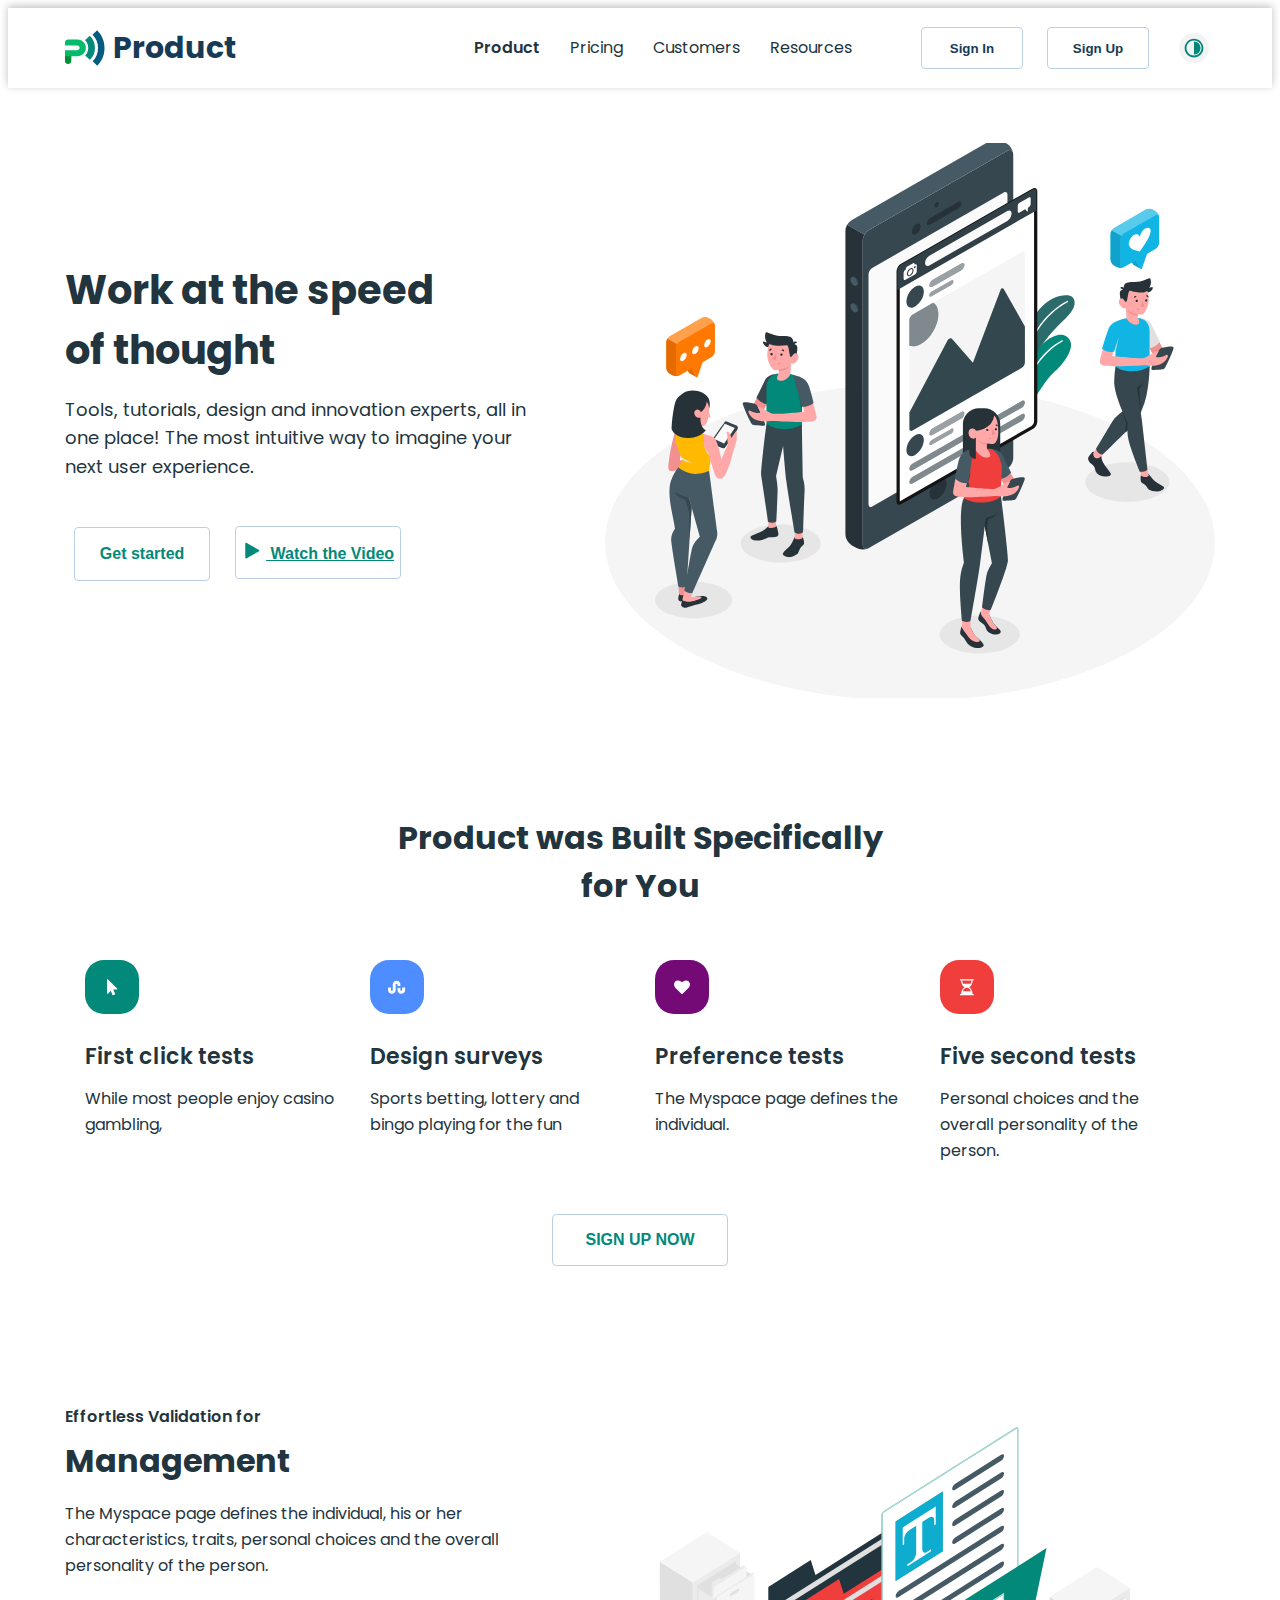
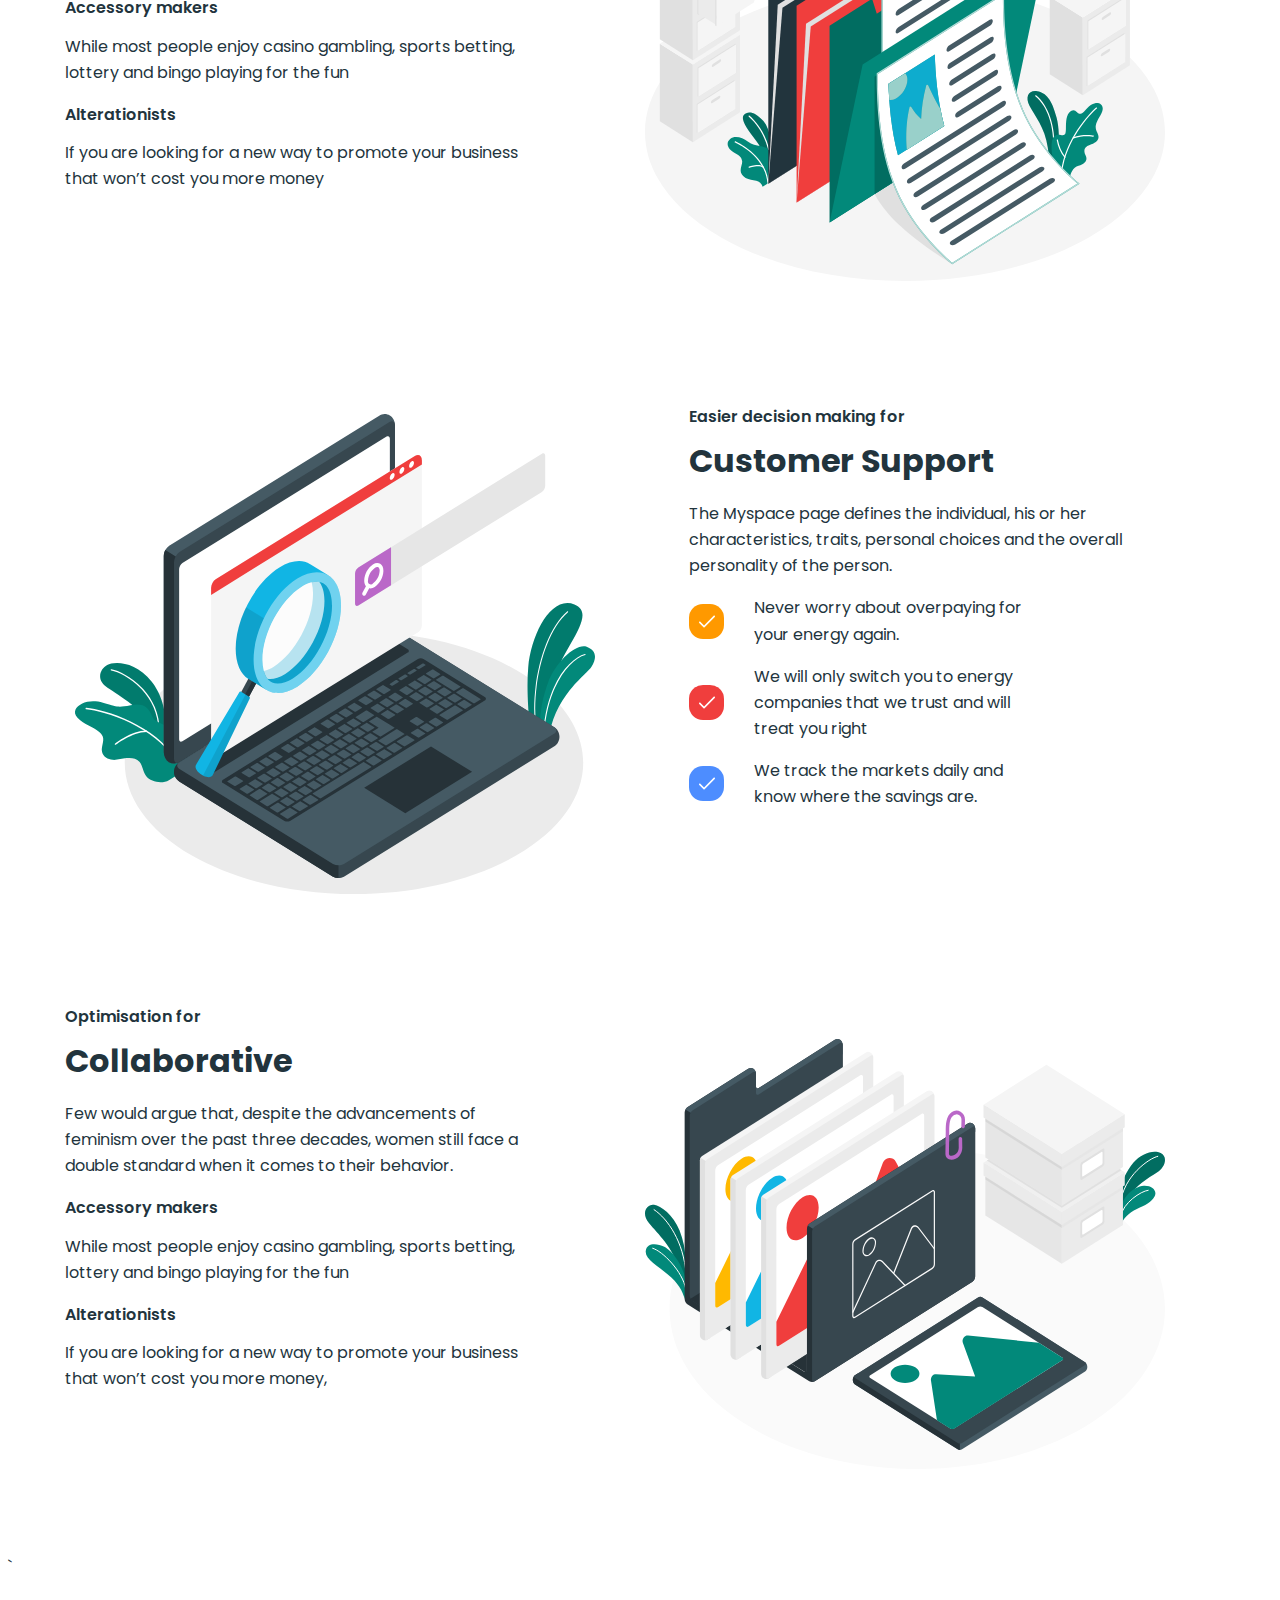
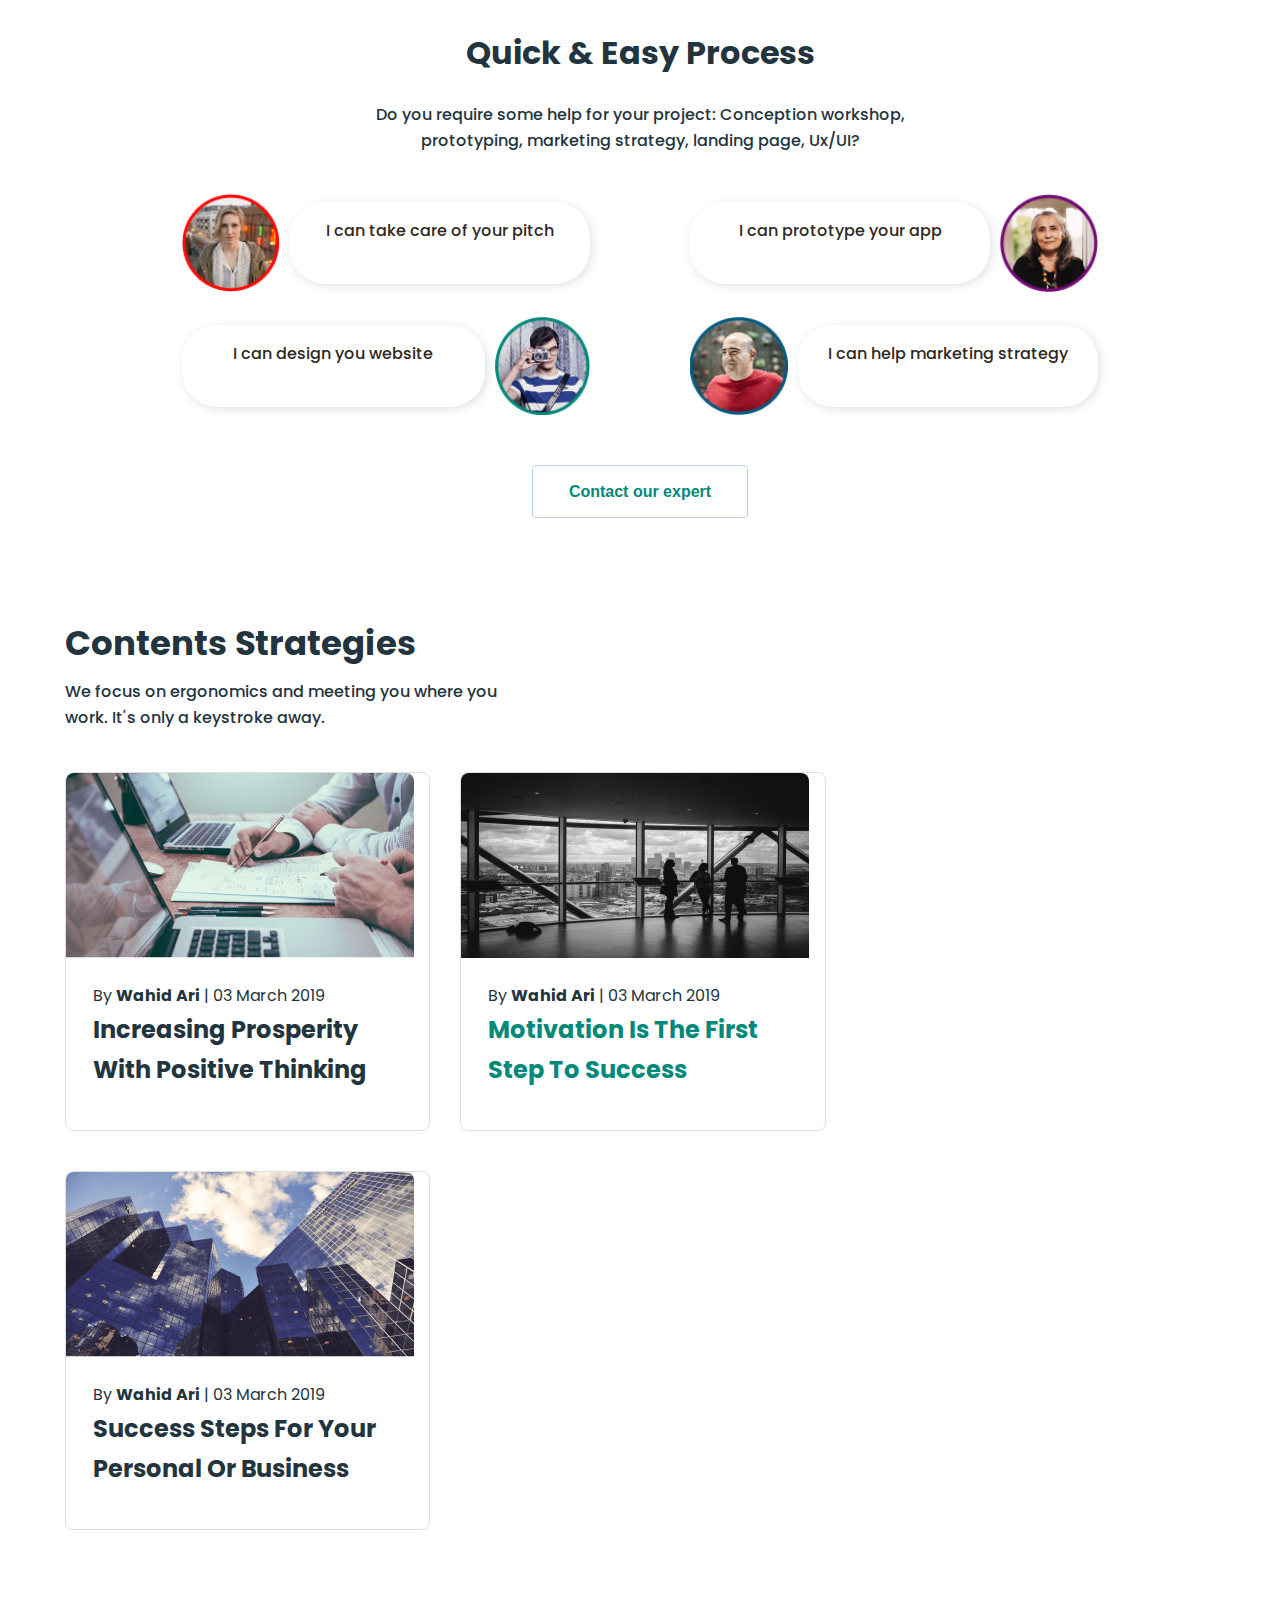
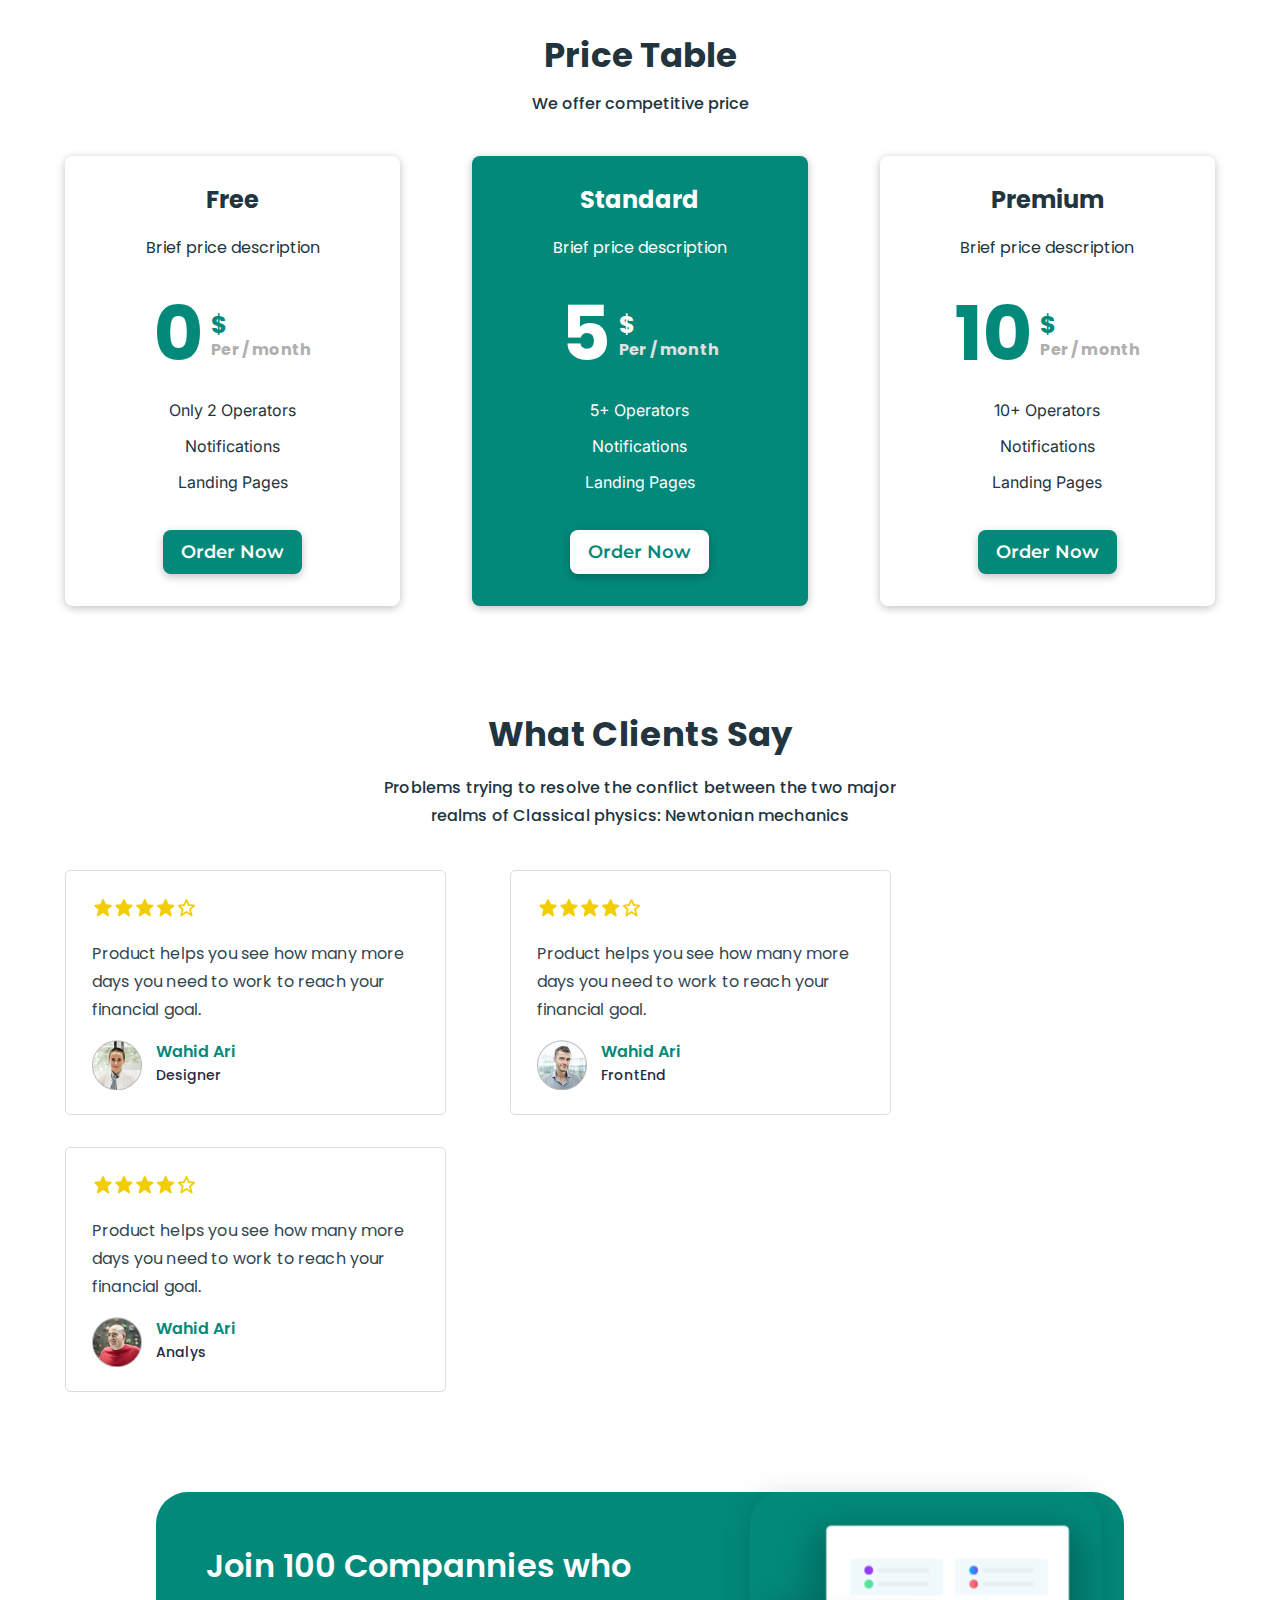
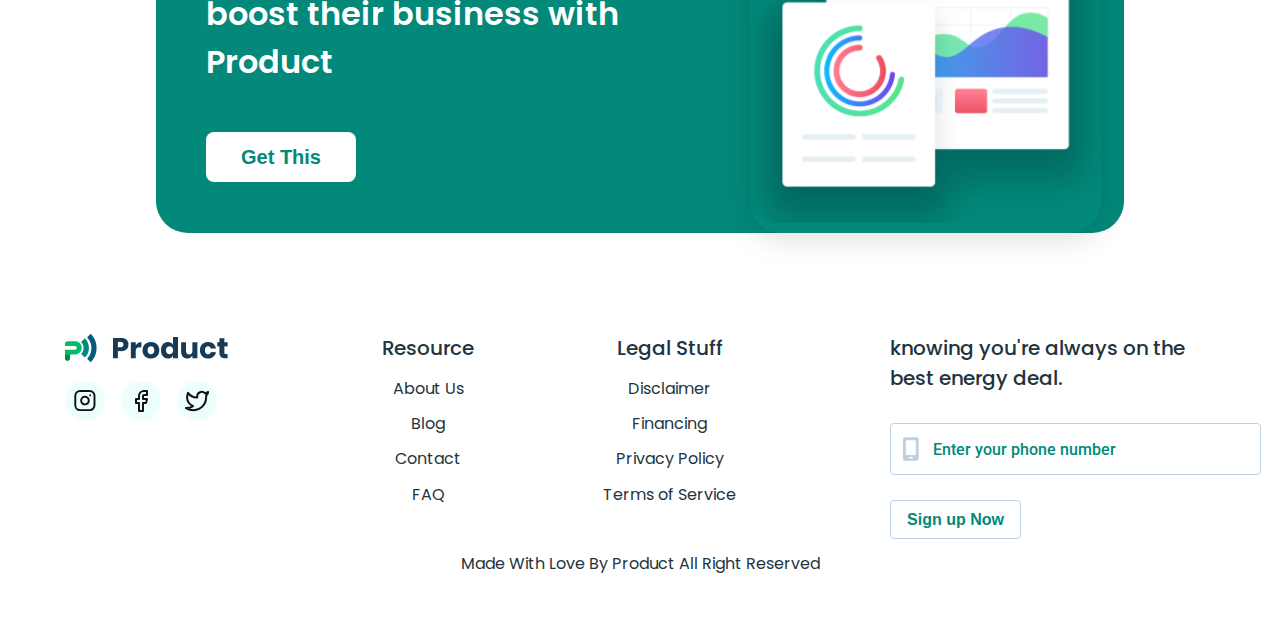
<file: index.html>
<!DOCTYPE html>
<html lang="en">
  <head>
    <meta charset="UTF-8" />
    <meta name="viewport" content="width=device-width, initial-scale=1.0" />
    <title>Business promotion</title>

    <link
      rel="icon"
      type="image/png"
      href="./images/favicon/favicon-48x48.png"
      sizes="48x48"
    />
    <link rel="icon" type="image/svg+xml" href="./images/favicon/favicon.svg" />
    <link rel="shortcut icon" href="./images/favicon/favicon.ico" />
    <link
      rel="apple-touch-icon"
      sizes="180x180"
      href="./images/favicon/apple-touch-icon.png"
    />
    <link rel="manifest" href="./images/favicon/site.webmanifest" />

    <link
      rel="stylesheet"
      href="https://cdnjs.cloudflare.com/ajax/libs/modern-normalize/3.0.1/modern-normalize.min.css"
      integrity="sha512-q6WgHqiHlKyOqslT/lgBgodhd03Wp4BEqKeW6nNtlOY4quzyG3VoQKFrieaCeSnuVseNKRGpGeDU3qPmabCANg=="
      crossorigin="anonymous"
      referrerpolicy="no-referrer"
    />

    <link rel="preconnect" href="https://fonts.googleapis.com" />
    <link rel="preconnect" href="https://fonts.gstatic.com" crossorigin />
    <link
      href="https://fonts.googleapis.com/css2?family=Asap+Condensed:wght@200;500&family=Inter:ital,opsz,wght@0,14..32,100..900;1,14..32,100..900&family=Montserrat:ital,wght@0,100..900;1,100..900&family=Poppins:wght@100;400;500;600;700;800&family=Roboto:wght@100;400;500;700;900&display=swap"
      rel="stylesheet"
    />

    <link rel="stylesheet" href="./css/index.css" />
  </head>

  <body>
    <!-- HEADER PAGE -->
    <header class="page-header">
      <div class="container header-container">
        <nav class="menu">
          <a href="./index.html" class="header-logo"
            ><svg width="40" height="36" class="header-logo-icon">
              <use href="./images/icons.svg#icon-logo"></use></svg
            >Product</a
          >
          <ul class="menu-list">
            <li class="menu-item">
              <a class="menu-link current" href="./index.html">Product</a>
            </li>
            <li class="menu-item">
              <a class="menu-link" href="./pages/prising.html">Pricing</a>
            </li>
            <li class="menu-item">
              <a class="menu-link" href="./pages/customers.html">Customers</a>
            </li>
            <li class="menu-item">
              <a class="menu-link" href="./pages/resources.html">Resources</a>
            </li>
          </ul>
        </nav>

        <ul class="header-login-btns">
          <li class="header-login-btns-item">
            <button class="sign-btn" type="button">Sign In</button>
          </li>
          <li class="header-login-btns-item">
            <button class="sign-btn" type="button">Sign Up</button>
          </li>
          <li class="header-login-btns-item">
            <button class="black-mode-btn" type="button">
              <svg width="32" height="32">
                <use href="./images/icons.svg#icon-drk-mode-btn"></use>
              </svg>
            </button>
          </li>
        </ul>

        <button class="mobile-menu-btn" type="button" data-menu-open>
          <svg class="mobile-menu-icon" width="28" height="31">
            <use href="./images/icons.svg#icon-menu"></use>
          </svg>
        </button>
      </div>
    </header>

    <main>
      <!-- HERO SECTION -->
      <section class="hero-section">
        <div class="container hero-wrap">
          <img
            class="hero-img"
            src="./images/hero-image.svg"
            alt="Workers in the office"
            width="338"
            height="310"
          />
          <div class="hero-descr">
            <h1 class="hero-title">Work at the speed of thought</h1>
            <p class="hero-text">
              Tools, tutorials, design and innovation experts, all in one place!
              The most intuitive way to imagine your next user experience.
            </p>
            <ul class="hero-btn-list">
              <li class="hero-btn-list-item">
                <button type="button" class="get-started-btn">
                  Get started
                </button>
              </li>
              <li class="hero-btn-list-item">
                <button type="button" class="watch-video-btn">
                  <svg width="20" height="17" class="watch-video-icon">
                    <use href="./images/icons.svg#icon-play"></use>
                  </svg>
                  Watch the Video
                </button>
              </li>
            </ul>
          </div>
        </div>
      </section>

      <!-- PRODUCT LIST SECTION -->
      <section class="section-paddings">
        <div class="container">
          <h2 class="section-title product-main-title">
            Product was Built Specifically for You
          </h2>
          <ul class="product-list">
            <li class="product-item">
              <h3 class="product-title">First click tests</h3>
              <p class="product-text">
                While most people enjoy casino gambling,
              </p>
            </li>
            <li class="product-item">
              <h3 class="product-title">Design surveys</h3>
              <p class="product-text">
                Sports betting, lottery and bingo playing for the fun
              </p>
            </li>
            <li class="product-item">
              <h3 class="product-title">Preference tests</h3>
              <p class="product-text">
                The Myspace page defines the individual.
              </p>
            </li>
            <li class="product-item">
              <h3 class="product-title">Five second tests</h3>
              <p class="product-text">
                Personal choices and the overall personality of the person.
              </p>
            </li>
          </ul>
          <button type="button" class="product-btn">SIGN UP NOW</button>
        </div>
      </section>

      <!-- BENEFITS SECTION -->
      <section class="section-paddings">
        <div class="container">
          <h2 class="visually-hidden">benefits</h2>
          <ul class="benefits-list">
            <li class="benefits-item">
              <img
                class="benefits-img"
                src="./images/management.svg"
                alt="Documents on the table"
                width="350"
                height="306"
              />
              <div class="benefits-item-wrap">
                <h3 class="benefits-title">
                  Effortless Validation for
                  <span class="benefits-big-title">Management</span>
                </h3>
                <p class="benefits-text">
                  The Myspace page defines the individual, his or her
                  characteristics, traits, personal choices and the overall
                  personality of the person.
                </p>
                <ul class="management-list">
                  <li class="management-item">
                    <h4 class="management-title">Accessory makers</h4>
                    <p class="management-text">
                      While most people enjoy casino gambling, sports betting,
                      lottery and bingo playing for the fun
                    </p>
                  </li>
                  <li class="management-item">
                    <h4 class="management-title">Alterationists</h4>
                    <p class="management-text">
                      If you are looking for a new way to promote your business
                      that won&#8217;t cost you more money
                    </p>
                  </li>
                </ul>
              </div>
            </li>
            <li class="benefits-item">
              <img
                class="benefits-img support-img"
                src="./images/support.svg"
                alt="Laptop image"
                width="350"
                height="306"
              />
              <div class="benefits-item-wrap support-wrap">
                <h3 class="benefits-title">
                  Easier decision making for
                  <span class="benefits-big-title">Customer Support</span>
                </h3>
                <p class="benefits-text">
                  The Myspace page defines the individual, his or her
                  characteristics, traits, personal choices and the overall
                  personality of the person.
                </p>
                <ul class="support-list">
                  <li class="support-item">
                    <p class="support-text">
                      Never worry about overpaying for your energy again.
                    </p>
                  </li>
                  <li class="support-item">
                    <p class="support-text">
                      We will only switch you to energy companies that we trust
                      and will treat you right
                    </p>
                  </li>
                  <li class="support-item">
                    <p class="support-text">
                      We track the markets daily and know where the savings are.
                    </p>
                  </li>
                </ul>
              </div>
            </li>
            <li class="benefits-item">
              <img
                class="benefits-img"
                src="./images/collaboration.svg"
                alt="Card list"
                width="350"
                height="306"
              />
              <div class="benefits-item-wrap">
                <h3 class="benefits-title">
                  Optimisation for
                  <span class="benefits-big-title">Collaborative</span>
                </h3>
                <p class="benefits-text">
                  Few would argue that, despite the advancements of feminism
                  over the past three decades, women still face a double
                  standard when it comes to their behavior.
                </p>
                <ul class="management-list">
                  <li class="management-item">
                    <h4 class="management-title">Accessory makers</h4>
                    <p class="management-text">
                      While most people enjoy casino gambling, sports betting,
                      lottery and bingo playing for the fun
                    </p>
                  </li>
                  <li class="management-item">
                    <h4 class="management-title">Alterationists</h4>
                    <p class="management-text">
                      If you are looking for a new way to promote your business
                      that won&#8217;t cost you more money,
                    </p>
                  </li>
                </ul>
              </div>
            </li>
          </ul>
        </div>
      </section>

      <!-- PROCESS SECTION -->`
      <section class="section-paddings">
        <div class="container">
          <h2 class="section-title process-main-title">Quick & Easy Process</h2>
          <p class="process-main-text">
            Do you require some help for your project: Conception workshop,
            prototyping, marketing strategy, landing page, Ux/UI?
          </p>
          <ul class="process-list">
            <li class="process-item">
              <img
                class="process-img"
                src="./images/process/Avator1.png"
                alt="Avatar 1"
                width="90"
                height="90"
              />
              <p class="process-text">I can take care of your pitch</p>
            </li>
            <li class="process-item">
              <p class="process-text">I can design you website</p>
              <img
                src="./images/process/Avator2.png"
                alt="Avatar 2"
                class="process-img"
                width="90"
                height="90"
              />
            </li>
            <li class="process-item">
              <img
                src="./images/process/Avator3.png"
                alt="Avatar 3"
                class="process-img"
                width="90"
                height="90"
              />
              <p class="process-text">I can help marketing strategy</p>
            </li>
            <li class="process-item">
              <p class="process-text">I can prototype your app</p>
              <img
                src="./images/process/Avator4.png"
                alt="Avatar 4"
                class="process-img"
                width="90"
                height="90"
              />
            </li>
          </ul>
          <button type="button" class="process-btn">Contact our expert</button>
        </div>
      </section>

      <!-- STRATEGIES SECTION -->
      <section class="section-paddings">
        <div class="container">
          <h2 class="section-title strategies-main-title">
            Contents Strategies
          </h2>
          <p class="strategies-main-text">
            We focus on ergonomics and meeting you where you work. It's only a
            keystroke away.
          </p>
          <ul class="strategies-list">
            <li class="strategies-item">
              <img
                src="./images/strategies/strategies1.png"
                alt="People at laptops"
                width="348"
                height="185"
                class="strategies-img"
              />
              <div class="strategies-item-wrap">
                <p class="img-caption">
                  By <span class="img-caption-bold">Wahid Ari</span> | 03 March
                  2019
                </p>
                <h3 class="strategies-title">
                  Increasing Prosperity With Positive Thinking
                </h3>
              </div>
            </li>
            <li class="strategies-item">
              <img
                src="./images/strategies/strategies2.png"
                alt="Big office"
                width="348"
                height="185"
                class="strategies-img"
              />
              <div class="strategies-item-wrap">
                <p class="img-caption">
                  By <span class="img-caption-bold">Wahid Ari</span> | 03 March
                  2019
                </p>
                <h3 class="strategies-title green-title">
                  Motivation Is The First Step To Success
                </h3>
              </div>
            </li>
            <li class="strategies-item">
              <img
                src="./images/strategies/strategies3.png"
                alt="Buldings"
                width="348"
                height="185"
                class="strategies-img"
              />
              <div class="strategies-item-wrap">
                <p class="img-caption">
                  By <span class="img-caption-bold">Wahid Ari</span> | 03 March
                  2019
                </p>
                <h3 class="strategies-title">
                  Success Steps For Your Personal Or Business
                </h3>
              </div>
            </li>
          </ul>
        </div>
      </section>

      <!-- PRICE SECTION -->
      <section class="section-paddings">
        <div class="container">
          <h2 class="section-title price-main-title">Price Table</h2>
          <p class="price-main-text">We offer competitive price</p>
          <ul class="price-list">
            <li class="price-item">
              <h3 class="price-list-type-title">Free</h3>
              <p class="price-list-type-text">Brief price description</p>
              <h4 class="price-list-price-title">
                <span class="price-color number-size">0</span>
                <span class="price-type"
                  ><span class="price-color price-currency">$</span>
                  <span>Per / month</span></span
                >
              </h4>
              <ul class="price-sub-list">
                <li class="price-sub-item">Only 2 Operators</li>
                <li class="price-sub-item">Notifications</li>
                <li class="price-sub-item">Landing Pages</li>
              </ul>
              <button class="price-btn" type="button">Order Now</button>
            </li>
            <li class="price-item">
              <h3 class="price-list-type-title">Standard</h3>
              <p class="price-list-type-text">Brief price description</p>
              <h4 class="price-list-price-title">
                <span class="price-color number-size">5</span>
                <span class="price-type"
                  ><span class="price-color price-currency">$</span>
                  <span>Per / month</span></span
                >
              </h4>
              <ul class="price-sub-list">
                <li class="price-sub-item">5+ Operators</li>
                <li class="price-sub-item">Notifications</li>
                <li class="price-sub-item">Landing Pages</li>
              </ul>
              <button class="price-btn" type="button">Order Now</button>
            </li>
            <li class="price-item">
              <h3 class="price-list-type-title">Premium</h3>
              <p class="price-list-type-text">Brief price description</p>
              <h4 class="price-list-price-title">
                <span class="price-color number-size">10</span>
                <span class="price-type"
                  ><span class="price-color price-currency">$</span>
                  <span>Per / month</span></span
                >
              </h4>
              <ul class="price-sub-list">
                <li class="price-sub-item">10+ Operators</li>
                <li class="price-sub-item">Notifications</li>
                <li class="price-sub-item">Landing Pages</li>
              </ul>
              <button class="price-btn" type="button">Order Now</button>
            </li>
          </ul>
        </div>
      </section>

      <!-- REVIEW SECTION -->
      <section class="section-paddings">
        <div class="container">
          <h2 class="section-title review-title">What Clients Say</h2>
          <p class="review-text">
            Problems trying to resolve the conflict between the two major realms
            of Classical physics: Newtonian mechanics
          </p>
          <ul class="review-list">
            <li class="review-item">
              <svg class="review-icon" width="106" height="18">
                <use href="./images/icons.svg#icon-review-stars"></use>
              </svg>
              <p class="review-list-text">
                Product helps you see how many more days you need to work to
                reach your financial goal.
              </p>
              <div class="review-name-container">
                <img
                  src="./images/review/designer.png"
                  alt=""
                  width="50"
                  height="50"
                  class="review-img"
                />
                <div>
                  <h3 class="review-name-title">Wahid Ari</h3>
                  <p class="review-name-text">Designer</p>
                </div>
              </div>
            </li>
            <li class="review-item">
              <svg class="review-icon" width="106" height="18">
                <use href="./images/icons.svg#icon-review-stars"></use>
              </svg>
              <p class="review-list-text">
                Product helps you see how many more days you need to work to
                reach your financial goal.
              </p>
              <div class="review-name-container">
                <img
                  src="./images/review/frontend.png"
                  alt=""
                  width="50"
                  height="50"
                  class="review-img"
                />
                <div>
                  <h3 class="review-name-title">Wahid Ari</h3>
                  <p class="review-name-text">FrontEnd</p>
                </div>
              </div>
            </li>
            <li class="review-item">
              <svg class="review-icon" width="106" height="18">
                <use href="./images/icons.svg#icon-review-stars"></use>
              </svg>
              <p class="review-list-text">
                Product helps you see how many more days you need to work to
                reach your financial goal.
              </p>
              <div class="review-name-container">
                <img
                  src="./images/review/analys.png"
                  alt=""
                  width="50"
                  height="50"
                  class="review-img"
                />
                <div>
                  <h3 class="review-name-title">Wahid Ari</h3>
                  <p class="review-name-text">Analys</p>
                </div>
              </div>
            </li>
          </ul>
        </div>
      </section>

      <!-- JOIN SECTION -->
      <section class="section-paddings">
        <div class="container join-container">
          <div class="join-title-wrap">
            <h2 class="section-title join-title">
              Join 100 Compannies who boost their business with Product
            </h2>
            <button class="join-btn" type="button">Get This</button>
          </div>
          <img
            class="join-img"
            src="./images/join.svg"
            alt="Screen app"
            width="351"
            height="331"
          />
        </div>
      </section>
    </main>

    <!-- FOOTER PAGE -->
    <footer class="section-paddings">
      <div class="container">
        <div class="footer-container">
          <div class="footer-logo-wrap">
            <a href="./index.html" class="footer-logo"
              ><svg width="32" height="30" class="footer-logo-icon">
                <use href="./images/icons.svg#icon-logo"></use>
              </svg>
              <img srcset="./images/footer-logo.png" width="115" height="22" />
            </a>
            <ul class="footer-sm-list">
              <li>
                <a
                  class="footer-sm-link"
                  href="https://www.instagram.com/"
                  target="_blank"
                >
                  <svg class="footer-sm-icons" width="24" height="24">
                    <use href="./images/icons.svg#icon-instagram"></use>
                  </svg>
                </a>
              </li>
              <li>
                <a
                  class="footer-sm-link"
                  href="https://www.facebook.com/"
                  target="_blank"
                >
                  <svg class="footer-sm-icons" width="24" height="24">
                    <use href="./images/icons.svg#icon-facebook"></use>
                  </svg>
                </a>
              </li>
              <li>
                <a class="footer-sm-link" href="https://x.com/" target="_blank">
                  <svg class="footer-sm-icons" width="24" height="24">
                    <use href="./images/icons.svg#icon-twitter"></use>
                  </svg>
                </a>
              </li>
            </ul>
          </div>
          <ul class="footer-menu-list">
            <li>
              <h2 class="footer-menu-title">Resource</h2>
              <ul>
                <li><a class="footer-menu-link" href="">About Us</a></li>
                <li><a class="footer-menu-link" href="">Blog</a></li>
                <li><a class="footer-menu-link" href="">Contact</a></li>
                <li><a class="footer-menu-link" href="">FAQ</a></li>
              </ul>
            </li>
            <li>
              <h2 class="footer-menu-title">Legal Stuff</h2>
              <ul>
                <li><a class="footer-menu-link" href="">Disclaimer</a></li>
                <li><a class="footer-menu-link" href="">Financing</a></li>
                <li><a class="footer-menu-link" href="">Privacy Policy</a></li>
                <li>
                  <a class="footer-menu-link" href="">Terms of Service</a>
                </li>
              </ul>
            </li>
          </ul>
          <form class="footer-form" name="footer-form">
            <label for="phone" class="footer-label"
              >knowing you're always on the best energy deal.
            </label>
            <div class="pnone-input-wrap">
              <input
                class="footer-input"
                type="tel"
                id="phone"
                required
                placeholder="Enter your phone number"
                name="user-phone"
              />
              <svg class="phone-input-icon" width="18" height="28">
                <use href="./images/icons.svg#icon-mobile-screen"></use>
              </svg>
            </div>
            <button class="footer-submit-btn" type="submit">Sign up Now</button>
          </form>
        </div>
        <p class="footer-text">Made With Love By Product All Right Reserved</p>
      </div>
    </footer>

    <!-- PHONE MENU -->
    <div class="menu-backdrop" data-menu>
      <div class="mobile-menu">
        <button class="mobile-close-btn" type="button" data-menu-close>
          <svg class="mobile-close-icon" width="40" height="40">
            <use href="./images/icons.svg#icon-x"></use>
          </svg>
        </button>
        <ul class="mobile-nav-list">
          <li class="mobile-nav-item">
            <a class="mobile-nav-link current" href="./index.html">Product</a>
          </li>
          <li class="mobile-nav-item">
            <a class="mobile-nav-link" href="./pages/prising.html">Pricing</a>
          </li>
          <li class="mobile-nav-item">
            <a class="mobile-nav-link" href="./pages/customers.html"
              >Customers</a
            >
          </li>
          <li class="mobile-nav-item">
            <a class="mobile-nav-link" href="./pages/resources.html"
              >Resources</a
            >
          </li>
        </ul>
        <ul class="mobile-sm-list">
          <li class="mobile-sm-item">
            <a
              class="mobile-sm-link"
              href="https://www.instagram.com/"
              target="_blank"
            >
              <svg class="mobile-sm-icons" width="40" height="40">
                <use href="./images/icons.svg#icon-instagram"></use>
              </svg>
            </a>
          </li>
          <li class="mobile-sm-item">
            <a
              class="mobile-sm-link"
              href="https://www.facebook.com/"
              target="_blank"
            >
              <svg class="mobile-sm-icons" width="40" height="40">
                <use href="./images/icons.svg#icon-facebook"></use>
              </svg>
            </a>
          </li>
          <li class="mobile-sm-item">
            <a class="mobile-sm-link" href="https://x.com/" target="_blank">
              <svg class="mobile-sm-icons" width="40" height="40">
                <use href="./images/icons.svg#icon-twitter"></use>
              </svg>
            </a>
          </li>
        </ul>
      </div>
    </div>

    <!-- MENU SCRIPT -->
    <script src="./js/menu.js" type="module"></script>
  </body>
</html>
</file>
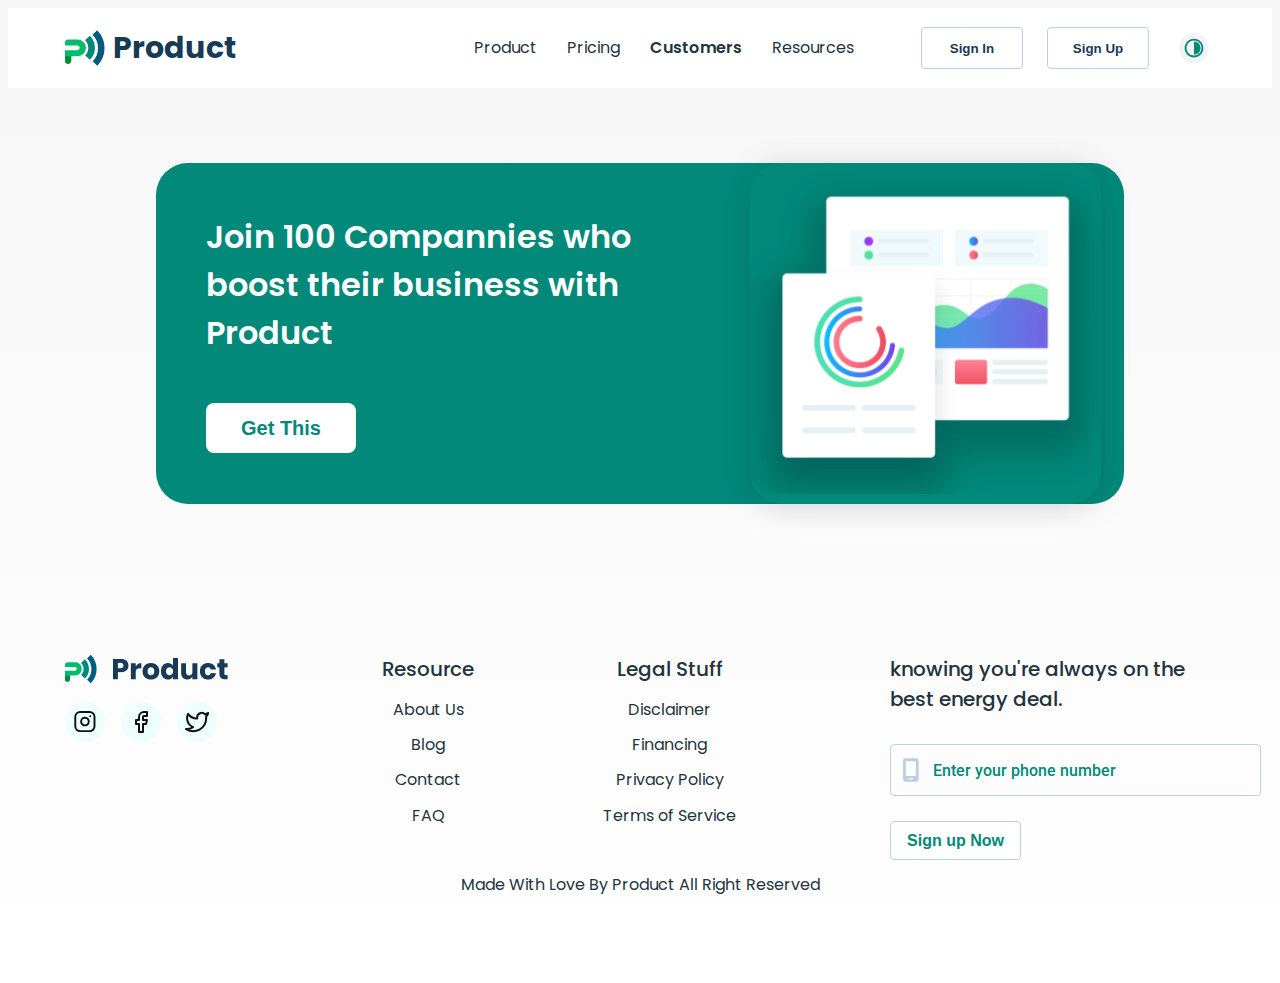
<file: pages/customers.html>
<!DOCTYPE html>
<html lang="en">
  <head>
    <meta charset="UTF-8" />
    <meta name="viewport" content="width=device-width, initial-scale=1.0" />
    <title>Business promotion</title>

    <link
      rel="icon"
      type="image/png"
      href="../images/favicon/favicon-48x48.png"
      sizes="48x48"
    />
    <link
      rel="icon"
      type="image/svg+xml"
      href="../images/favicon/favicon.svg"
    />
    <link rel="shortcut icon" href="../images/favicon/favicon.ico" />
    <link
      rel="apple-touch-icon"
      sizes="180x180"
      href="../images/favicon/apple-touch-icon.png"
    />
    <link rel="manifest" href="../images/favicon/site.webmanifest" />

    <link
      rel="stylesheet"
      href="https://cdnjs.cloudflare.com/ajax/libs/modern-normalize/3.0.1/modern-normalize.min.css"
      integrity="sha512-q6WgHqiHlKyOqslT/lgBgodhd03Wp4BEqKeW6nNtlOY4quzyG3VoQKFrieaCeSnuVseNKRGpGeDU3qPmabCANg=="
      crossorigin="anonymous"
      referrerpolicy="no-referrer"
    />

    <link rel="preconnect" href="https://fonts.googleapis.com" />
    <link rel="preconnect" href="https://fonts.gstatic.com" crossorigin />
    <link
      href="https://fonts.googleapis.com/css2?family=Asap+Condensed:wght@200;500&family=Inter:ital,opsz,wght@0,14..32,100..900;1,14..32,100..900&family=Montserrat:ital,wght@0,100..900;1,100..900&family=Poppins:wght@100;400;500;600;700;800&family=Roboto:wght@100;400;500;700;900&display=swap"
      rel="stylesheet"
    />

    <link rel="stylesheet" href="../css/customers.css" />
  </head>

  <body>
    <!-- HEADER PAGE -->
    <header class="page-header">
      <div class="container header-container">
        <nav class="menu">
          <a href="../index.html" class="header-logo"
            ><svg width="40" height="36" class="header-logo-icon">
              <use href="../images/icons.svg#icon-logo"></use>
            </svg>
            Product
          </a>
          <ul class="menu-list">
            <li class="menu-item">
              <a class="menu-link" href="../index.html">Product</a>
            </li>
            <li class="menu-item">
              <a class="menu-link" href="./prising.html">Pricing</a>
            </li>
            <li class="menu-item">
              <a class="menu-link current" href="./customers.html">Customers</a>
            </li>
            <li class="menu-item">
              <a class="menu-link" href="./resources.html">Resources</a>
            </li>
          </ul>
        </nav>

        <ul class="header-login-btns">
          <li class="header-login-btns-item">
            <button class="sign-btn" type="button">Sign In</button>
          </li>
          <li class="header-login-btns-item">
            <button class="sign-btn" type="button">Sign Up</button>
          </li>
          <li class="header-login-btns-item">
            <button class="black-mode-btn" type="button">
              <svg width="32" height="32">
                <use href="../images/icons.svg#icon-drk-mode-btn"></use>
              </svg>
            </button>
          </li>
        </ul>

        <button class="mobile-menu-btn" type="button" data-menu-open>
          <svg class="mobile-menu-icon" width="28" height="31">
            <use href="../images/icons.svg#icon-menu"></use>
          </svg>
        </button>
      </div>
    </header>

    <main>
      <!-- JOIN SECTION -->
      <section class="section-paddings">
        <div class="container join-container">
          <div class="join-title-wrap">
            <h2 class="section-title join-title">
              Join 100 Compannies who boost their business with Product
            </h2>
            <button class="join-btn" type="button">Get This</button>
          </div>
          <img
            class="join-img"
            src="../images/join.svg"
            alt="Screen app"
            width="351"
            height="331"
          />
        </div>
      </section>
    </main>

    <!-- FOOTER PAGE -->
    <footer class="section-paddings">
      <div class="container">
        <div class="footer-container">
          <div class="footer-logo-wrap">
            <a href="../index.html" class="footer-logo"
              ><svg width="32" height="30" class="footer-logo-icon">
                <use href="../images/icons.svg#icon-logo"></use>
              </svg>
              <img srcset="../images/footer-logo.png" width="115" height="22" />
            </a>
            <ul class="footer-sm-list">
              <li>
                <a
                  class="footer-sm-link"
                  href="https://www.instagram.com/"
                  target="_blank"
                >
                  <svg class="footer-sm-icons" width="24" height="24">
                    <use href="../images/icons.svg#icon-instagram"></use>
                  </svg>
                </a>
              </li>
              <li>
                <a
                  class="footer-sm-link"
                  href="https://www.facebook.com/"
                  target="_blank"
                >
                  <svg class="footer-sm-icons" width="24" height="24">
                    <use href="../images/icons.svg#icon-facebook"></use>
                  </svg>
                </a>
              </li>
              <li>
                <a class="footer-sm-link" href="https://x.com/" target="_blank">
                  <svg class="footer-sm-icons" width="24" height="24">
                    <use href="../images/icons.svg#icon-twitter"></use>
                  </svg>
                </a>
              </li>
            </ul>
          </div>
          <ul class="footer-menu-list">
            <li>
              <h2 class="footer-menu-title">Resource</h2>
              <ul>
                <li><a class="footer-menu-link" href="">About Us</a></li>
                <li><a class="footer-menu-link" href="">Blog</a></li>
                <li><a class="footer-menu-link" href="">Contact</a></li>
                <li><a class="footer-menu-link" href="">FAQ</a></li>
              </ul>
            </li>
            <li>
              <h2 class="footer-menu-title">Legal Stuff</h2>
              <ul>
                <li><a class="footer-menu-link" href="">Disclaimer</a></li>
                <li><a class="footer-menu-link" href="">Financing</a></li>
                <li><a class="footer-menu-link" href="">Privacy Policy</a></li>
                <li>
                  <a class="footer-menu-link" href="">Terms of Service</a>
                </li>
              </ul>
            </li>
          </ul>
          <form class="footer-form" name="footer-form">
            <label for="phone" class="footer-label"
              >knowing you're always on the best energy deal.
            </label>
            <div class="pnone-input-wrap">
              <input
                class="footer-input"
                type="tel"
                id="phone"
                required
                placeholder="Enter your phone number"
                name="user-phone"
              />
              <svg class="phone-input-icon" width="18" height="28">
                <use href="../images/icons.svg#icon-mobile-screen"></use>
              </svg>
            </div>
            <button class="footer-submit-btn" type="submit">Sign up Now</button>
          </form>
        </div>
        <p class="footer-text">Made With Love By Product All Right Reserved</p>
      </div>
    </footer>

    <!-- PHONE MENU -->
    <div class="menu-backdrop" data-menu>
      <div class="mobile-menu">
        <button class="mobile-close-btn" type="button" data-menu-close>
          <svg class="mobile-close-icon" width="40" height="40">
            <use href="../images/icons.svg#icon-x"></use>
          </svg>
        </button>
        <ul class="mobile-nav-list">
          <li class="mobile-nav-item">
            <a class="mobile-nav-link" href="../index.html">Product</a>
          </li>
          <li class="mobile-nav-item">
            <a class="mobile-nav-link" href="./prising.html">Pricing</a>
          </li>
          <li class="mobile-nav-item">
            <a class="mobile-nav-link current" href="./customers.html"
              >Customers</a
            >
          </li>
          <li class="mobile-nav-item">
            <a class="mobile-nav-link" href="./resources.html">Resources</a>
          </li>
        </ul>
        <ul class="mobile-sm-list">
          <li class="mobile-sm-item">
            <a
              class="mobile-sm-link"
              href="https://www.instagram.com/"
              target="_blank"
            >
              <svg class="mobile-sm-icons" width="40" height="40">
                <use href="../images/icons.svg#icon-instagram"></use>
              </svg>
            </a>
          </li>
          <li class="mobile-sm-item">
            <a
              class="mobile-sm-link"
              href="https://www.facebook.com/"
              target="_blank"
            >
              <svg class="mobile-sm-icons" width="40" height="40">
                <use href="../images/icons.svg#icon-facebook"></use>
              </svg>
            </a>
          </li>
          <li class="mobile-sm-item">
            <a class="mobile-sm-link" href="https://x.com/" target="_blank">
              <svg class="mobile-sm-icons" width="40" height="40">
                <use href="../images/icons.svg#icon-twitter"></use>
              </svg>
            </a>
          </li>
        </ul>
      </div>
    </div>

    <!-- MENU SCRIPT -->
    <script src="../js/menu.js" type="module"></script>
  </body>
</html>
</file>
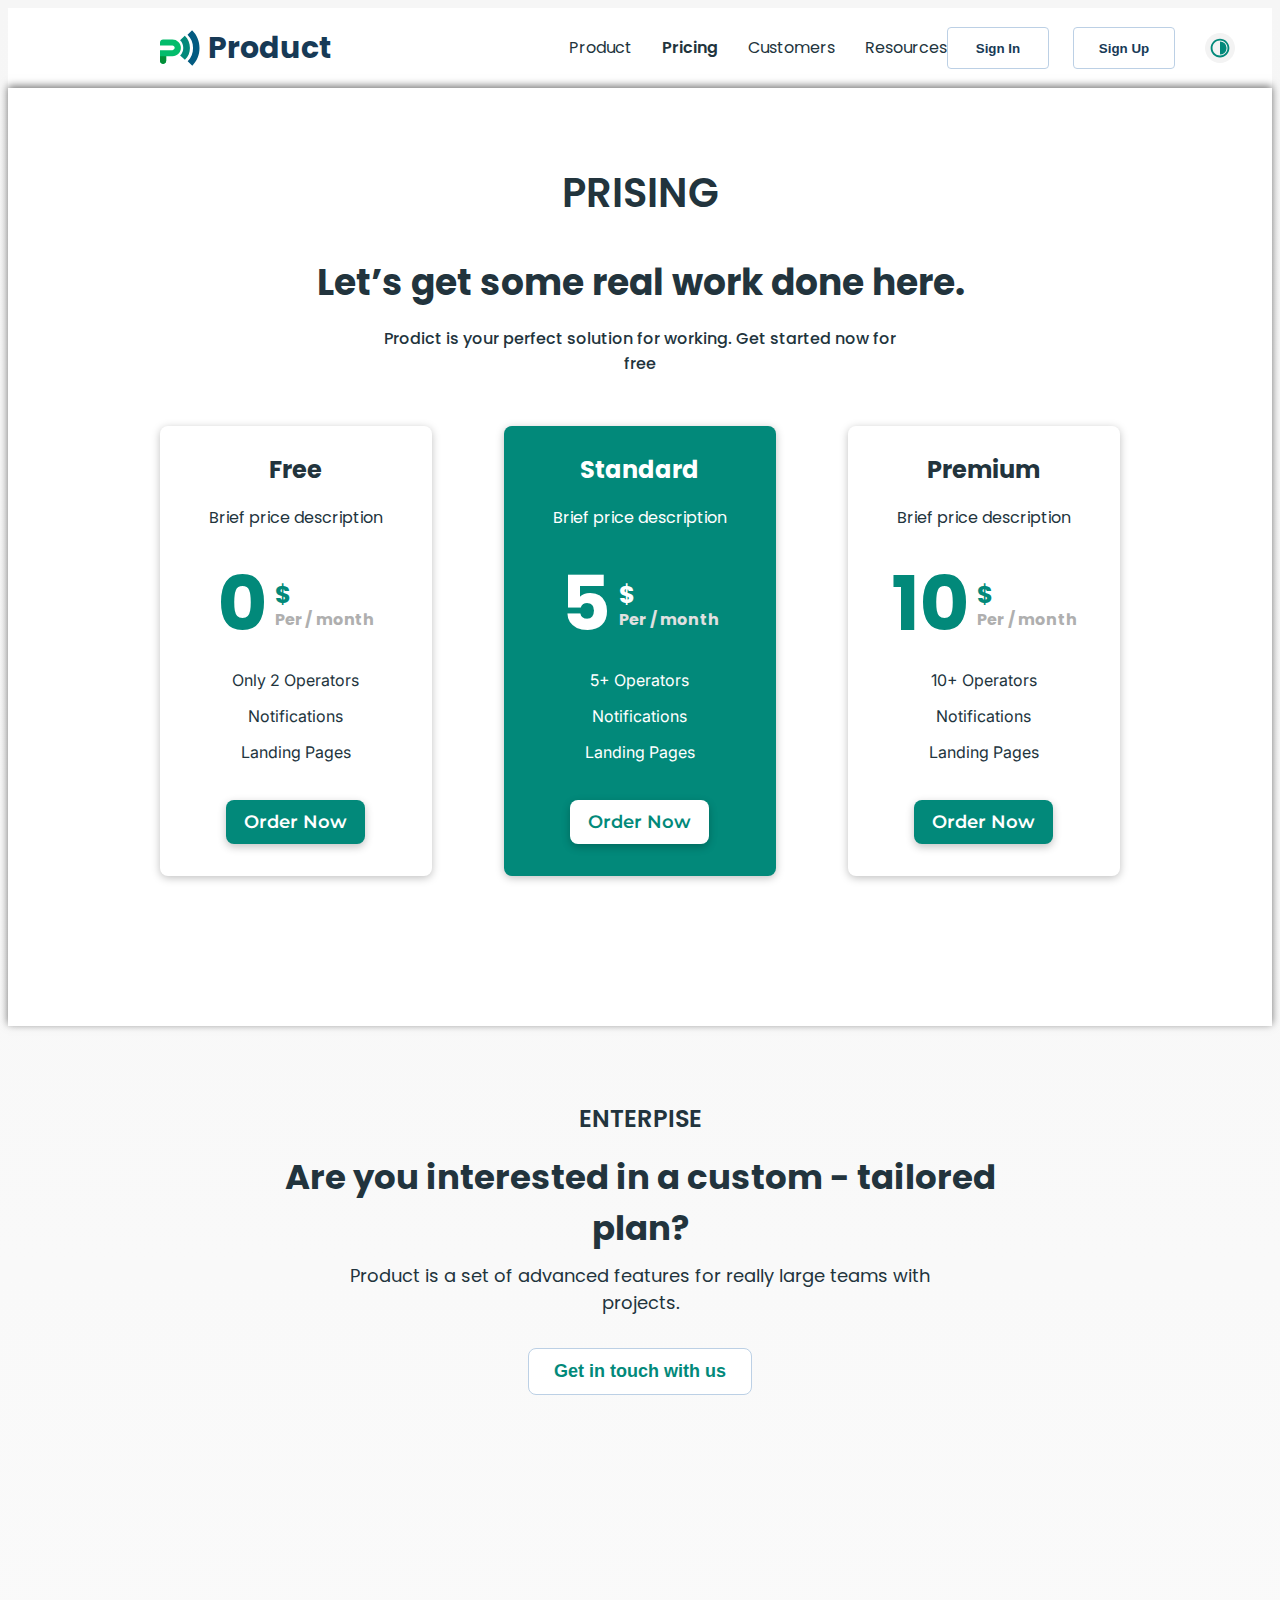
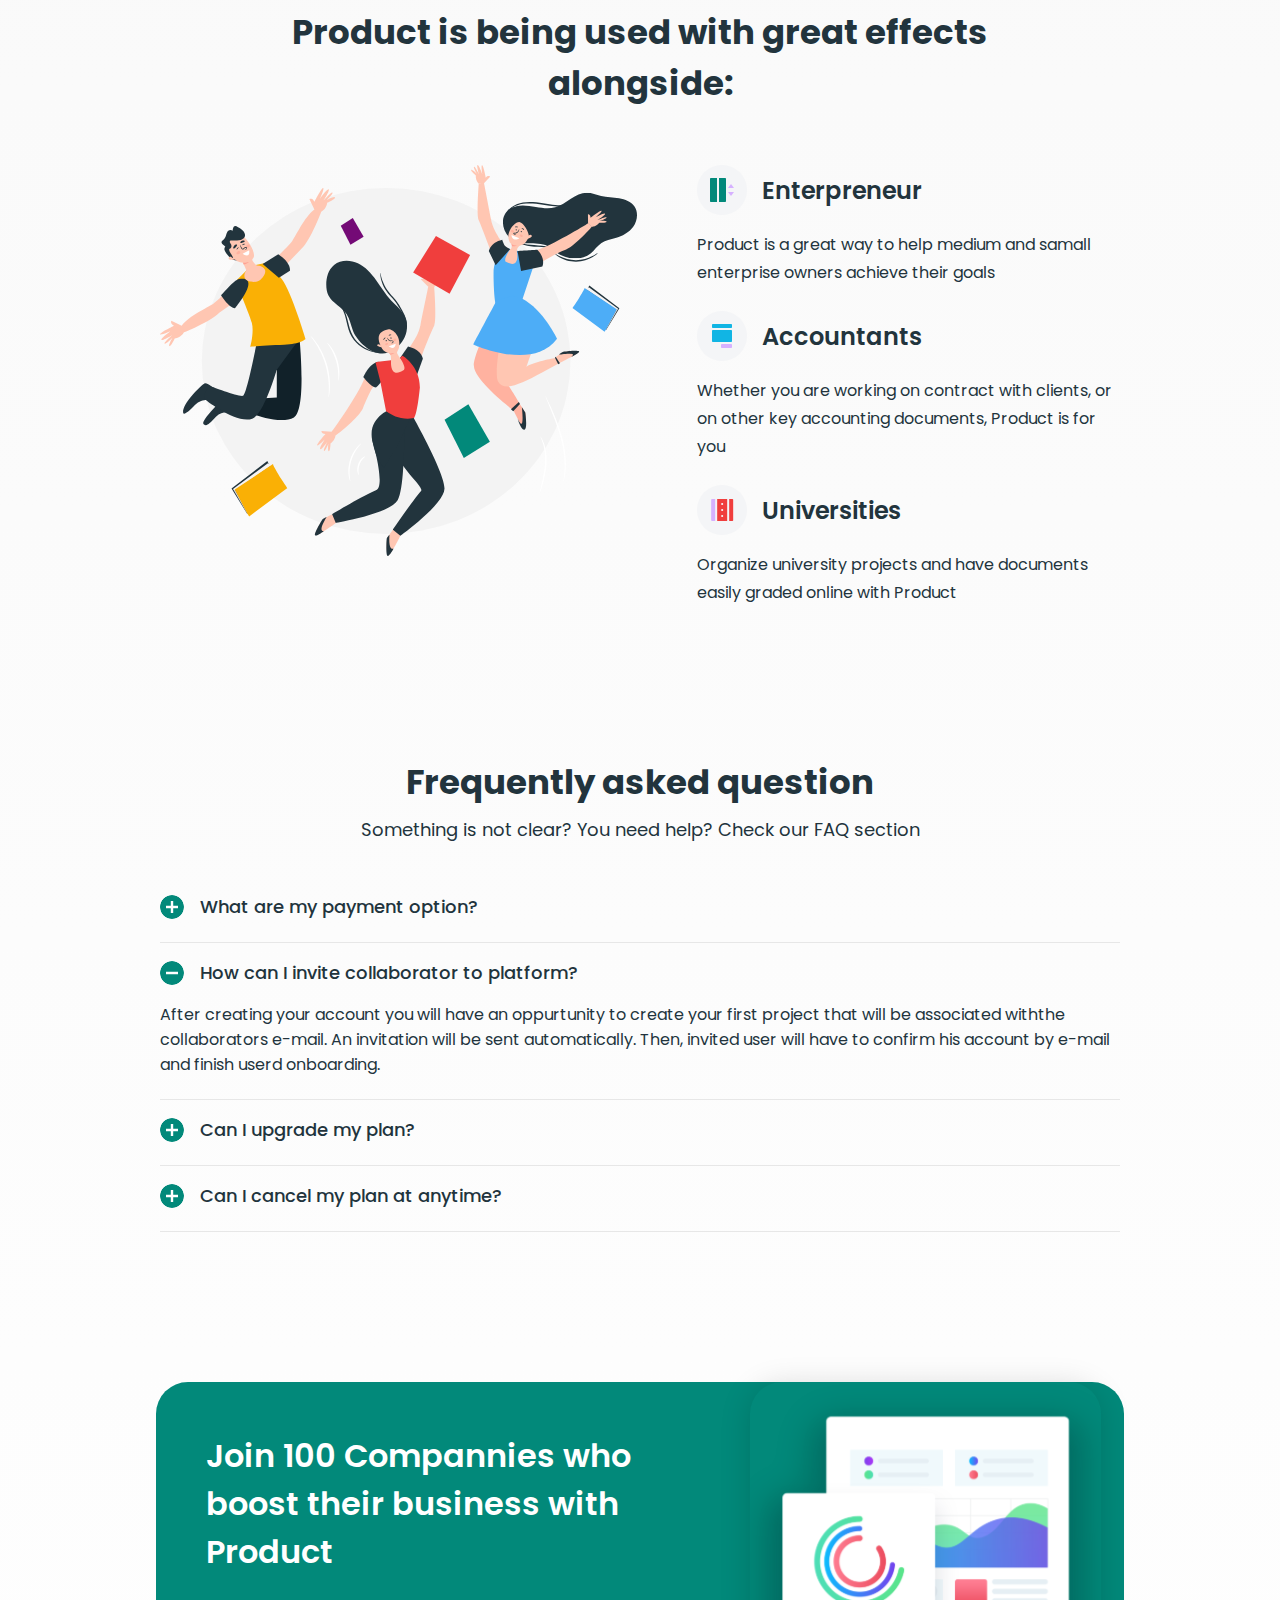
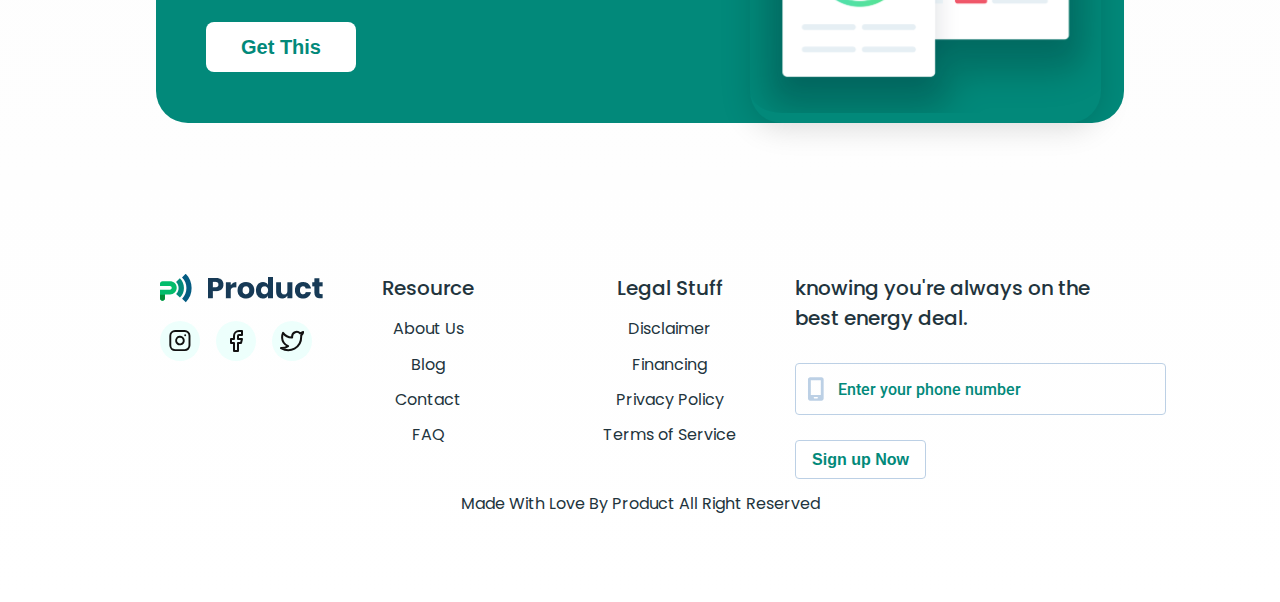
<file: pages/prising.html>
<!DOCTYPE html>
<html lang="en">
  <head>
    <meta charset="UTF-8" />
    <meta name="viewport" content="width=device-width, initial-scale=1.0" />
    <title>Prising</title>

    <link
      rel="icon"
      type="image/png"
      href="../images/favicon/favicon-48x48.png"
      sizes="48x48"
    />
    <link
      rel="icon"
      type="image/svg+xml"
      href="../images/favicon/favicon.svg"
    />
    <link rel="shortcut icon" href="../images/favicon/favicon.ico" />
    <link
      rel="apple-touch-icon"
      sizes="180x180"
      href="../images/favicon/apple-touch-icon.png"
    />
    <link rel="manifest" href="../images/favicon/site.webmanifest" />

    <link
      rel="stylesheet"
      href="https://cdnjs.cloudflare.com/ajax/libs/modern-normalize/3.0.1/modern-normalize.min.css"
      integrity="sha512-q6WgHqiHlKyOqslT/lgBgodhd03Wp4BEqKeW6nNtlOY4quzyG3VoQKFrieaCeSnuVseNKRGpGeDU3qPmabCANg=="
      crossorigin="anonymous"
      referrerpolicy="no-referrer"
    />

    <link rel="preconnect" href="https://fonts.googleapis.com" />
    <link rel="preconnect" href="https://fonts.gstatic.com" crossorigin />
    <link
      href="https://fonts.googleapis.com/css2?family=Asap+Condensed:wght@200;500&family=Inter:ital,opsz,wght@0,14..32,100..900;1,14..32,100..900&family=Montserrat:ital,wght@0,100..900;1,100..900&family=Poppins:wght@100;400;500;600;700;800&family=Roboto:wght@100;400;500;700;900&display=swap"
      rel="stylesheet"
    />

    <link rel="stylesheet" href="../css/prising.css" />
  </head>

  <body>
    <!-- HEADER PAGE -->
    <header class="page-header">
      <div class="container header-container">
        <nav class="menu">
          <a href="../index.html" class="header-logo"
            ><svg width="40" height="36" class="header-logo-icon">
              <use href="../images/icons.svg#icon-logo"></use></svg
            >Product</a
          >
          <ul class="menu-list">
            <li class="menu-item">
              <a class="menu-link" href="../index.html">Product</a>
            </li>
            <li class="menu-item">
              <a class="menu-link current" href="./prising.html">Pricing</a>
            </li>
            <li class="menu-item">
              <a class="menu-link" href="./customers.html">Customers</a>
            </li>
            <li class="menu-item">
              <a class="menu-link" href="./resources.html">Resources</a>
            </li>
          </ul>
        </nav>

        <ul class="header-login-btns">
          <li class="header-login-btns-item">
            <button class="sign-btn" type="button">Sign In</button>
          </li>
          <li class="header-login-btns-item">
            <button class="sign-btn" type="button">Sign Up</button>
          </li>
          <li class="header-login-btns-item">
            <button class="black-mode-btn" type="button">
              <svg width="32" height="32">
                <use href="../images/icons.svg#icon-drk-mode-btn"></use>
              </svg>
            </button>
          </li>
        </ul>

        <button class="mobile-menu-btn" type="button" data-menu-open>
          <svg class="mobile-menu-icon" width="28" height="31">
            <use href="../images/icons.svg#icon-menu"></use>
          </svg>
        </button>
      </div>
    </header>

    <main>
      <!-- PRICE SECTION -->
      <section class="section-paddings price-section">
        <div class="container">
          <h2 class="section-title price-main-title">prising</h2>
          <p class="price-main-first-text">
            Let&rsquo;s get some real work done here.
          </p>
          <p class="price-main-second-text">
            Prodict is your perfect solution for working. Get started now for
            free
          </p>
          <ul class="price-list">
            <li class="price-item">
              <h3 class="price-list-type-title">Free</h3>
              <p class="price-list-type-text">Brief price description</p>
              <h4 class="price-list-price-title">
                <span class="price-color number-size">0</span>
                <span class="price-type"
                  ><span class="price-color price-currency">$</span>
                  <span>Per / month</span></span
                >
              </h4>
              <ul class="price-sub-list">
                <li class="price-sub-item">Only 2 Operators</li>
                <li class="price-sub-item">Notifications</li>
                <li class="price-sub-item">Landing Pages</li>
              </ul>
              <button class="price-btn" type="button">Order Now</button>
            </li>
            <li class="price-item">
              <h3 class="price-list-type-title">Standard</h3>
              <p class="price-list-type-text">Brief price description</p>
              <h4 class="price-list-price-title">
                <span class="price-color number-size">5</span>
                <span class="price-type"
                  ><span class="price-color price-currency">$</span>
                  <span>Per / month</span></span
                >
              </h4>
              <ul class="price-sub-list">
                <li class="price-sub-item">5+ Operators</li>
                <li class="price-sub-item">Notifications</li>
                <li class="price-sub-item">Landing Pages</li>
              </ul>
              <button class="price-btn" type="button">Order Now</button>
            </li>
            <li class="price-item">
              <h3 class="price-list-type-title">Premium</h3>
              <p class="price-list-type-text">Brief price description</p>
              <h4 class="price-list-price-title">
                <span class="price-color number-size">10</span>
                <span class="price-type"
                  ><span class="price-color price-currency">$</span>
                  <span>Per / month</span></span
                >
              </h4>
              <ul class="price-sub-list">
                <li class="price-sub-item">10+ Operators</li>
                <li class="price-sub-item">Notifications</li>
                <li class="price-sub-item">Landing Pages</li>
              </ul>
              <button class="price-btn" type="button">Order Now</button>
            </li>
          </ul>
        </div>
      </section>

      <!-- ENTERPRISE SECTION -->
      <section class="section-paddings">
        <div class="container">
          <h2 class="enterprise-title">enterpise</h2>
          <p class="enterprise-main-text">
            Are you interested in a custom
            <span class="enterprise-dash">-</span> tailored plan?
          </p>
          <p class="enterprise-submain-text">
            Product is a set of advanced features for really large teams with
            projects.
          </p>
          <button class="enterprise-btn" type="button">
            Get in touch with us
          </button>
        </div>
      </section>

      <!-- EFFECTS SECTION -->
      <section class="section-paddings">
        <div class="container">
          <h2 class="effects-title">
            Product is being used with great effects alongside:
          </h2>
          <div class="effects-img-list-wrap">
            <img
              class="effects-img"
              src="../images/prising/effects-img.svg"
              alt="fun people"
              width="352"
              height="288"
            />
            <ul class="effects-list">
              <li class="effects-item">
                <h3 class="effects-list-title">Enterpreneur</h3>
                <p class="effects-list-text">
                  Product is a great way to help medium and samall enterprise
                  owners achieve their goals
                </p>
              </li>
              <li class="effects-item">
                <h3 class="effects-list-title">Accountants</h3>
                <p class="effects-list-text">
                  Whether you are working on contract with clients, or on other
                  key accounting documents, Product is for you
                </p>
              </li>
              <li class="effects-item">
                <h3 class="effects-list-title">Universities</h3>
                <p class="effects-list-text">
                  Organize university projects and have documents easily graded
                  online with Product
                </p>
              </li>
            </ul>
          </div>
        </div>
      </section>

      <!-- QUESTION SECTION -->
      <section class="section-paddings">
        <div class="container">
          <h2 class="question-title">Frequently asked question</h2>
          <p class="question-text">
            Something is not clear? You need help? Check our FAQ section
          </p>
          <ul class="question-list">
            <li class="question-item">
              <h3 class="question-list-title">What are my payment option?</h3>
            </li>
            <li class="question-item">
              <h3 class="question-list-title">
                How can I invite collaborator to platform?
              </h3>
              <p class="question-list-text">
                After creating your account you will have an oppurtunity to
                create your first project that will be associated withthe
                collaborators e-mail. An invitation will be sent automatically.
                Then, invited user will have to confirm his account by e-mail
                and finish userd onboarding.
              </p>
            </li>
            <li class="question-item">
              <h3 class="question-list-title">Can I upgrade my plan?</h3>
            </li>
            <li class="question-item">
              <h3 class="question-list-title">
                Can I cancel my plan at anytime?
              </h3>
            </li>
          </ul>
        </div>
      </section>

      <!-- JOIN SECTION -->
      <section class="section-paddings">
        <div class="container join-container">
          <div class="join-title-wrap">
            <h2 class="section-title join-title">
              Join 100 Compannies who boost their business with Product
            </h2>
            <button class="join-btn" type="button">Get This</button>
          </div>
          <img
            class="join-img"
            src="../images/join.svg"
            alt="Screen app"
            width="351"
            height="331"
          />
        </div>
      </section>
    </main>

    <!-- FOOTER PAGE -->
    <footer class="section-paddings">
      <div class="container">
        <div class="footer-container">
          <div class="footer-logo-wrap">
            <a href="../index.html" class="footer-logo"
              ><svg width="32" height="30" class="footer-logo-icon">
                <use href="../images/icons.svg#icon-logo"></use>
              </svg>
              <img srcset="../images/footer-logo.png" width="115" height="22" />
            </a>
            <ul class="footer-sm-list">
              <li>
                <a
                  class="footer-sm-link"
                  href="https://www.instagram.com/"
                  target="_blank"
                >
                  <svg class="footer-sm-icons" width="24" height="24">
                    <use href="../images/icons.svg#icon-instagram"></use>
                  </svg>
                </a>
              </li>
              <li>
                <a
                  class="footer-sm-link"
                  href="https://www.facebook.com/"
                  target="_blank"
                >
                  <svg class="footer-sm-icons" width="24" height="24">
                    <use href="../images/icons.svg#icon-facebook"></use>
                  </svg>
                </a>
              </li>
              <li>
                <a class="footer-sm-link" href="https://x.com/" target="_blank">
                  <svg class="footer-sm-icons" width="24" height="24">
                    <use href="../images/icons.svg#icon-twitter"></use>
                  </svg>
                </a>
              </li>
            </ul>
          </div>
          <ul class="footer-menu-list">
            <li>
              <h2 class="footer-menu-title">Resource</h2>
              <ul>
                <li><a class="footer-menu-link" href="">About Us</a></li>
                <li><a class="footer-menu-link" href="">Blog</a></li>
                <li><a class="footer-menu-link" href="">Contact</a></li>
                <li><a class="footer-menu-link" href="">FAQ</a></li>
              </ul>
            </li>
            <li>
              <h2 class="footer-menu-title">Legal Stuff</h2>
              <ul>
                <li><a class="footer-menu-link" href="">Disclaimer</a></li>
                <li><a class="footer-menu-link" href="">Financing</a></li>
                <li><a class="footer-menu-link" href="">Privacy Policy</a></li>
                <li>
                  <a class="footer-menu-link" href="">Terms of Service</a>
                </li>
              </ul>
            </li>
          </ul>
          <form class="footer-form" name="footer-form">
            <label for="phone" class="footer-label"
              >knowing you're always on the best energy deal.
            </label>
            <div class="pnone-input-wrap">
              <input
                class="footer-input"
                type="tel"
                id="phone"
                required
                placeholder="Enter your phone number"
                name="user-phone"
              />
              <svg class="phone-input-icon" width="18" height="28">
                <use href="../images/icons.svg#icon-mobile-screen"></use>
              </svg>
            </div>
            <button class="footer-submit-btn" type="submit">Sign up Now</button>
          </form>
        </div>
        <p class="footer-text">Made With Love By Product All Right Reserved</p>
      </div>
    </footer>

    <!-- PHONE MENU -->
    <div class="menu-backdrop" data-menu>
      <div class="mobile-menu">
        <button class="mobile-close-btn" type="button" data-menu-close>
          <svg class="mobile-close-icon" width="40" height="40">
            <use href="../images/icons.svg#icon-x"></use>
          </svg>
        </button>
        <ul class="mobile-nav-list">
          <li class="mobile-nav-item">
            <a class="mobile-nav-link" href="../index.html">Product</a>
          </li>
          <li class="mobile-nav-item">
            <a class="mobile-nav-link current" href="./prising.html">Pricing</a>
          </li>
          <li class="mobile-nav-item">
            <a class="mobile-nav-link" href="./customers.html">Customers</a>
          </li>
          <li class="mobile-nav-item">
            <a class="mobile-nav-link" href="./resources.html">Resources</a>
          </li>
        </ul>
        <ul class="mobile-sm-list">
          <li class="mobile-sm-item">
            <a
              class="mobile-sm-link"
              href="https://www.instagram.com/"
              target="_blank"
            >
              <svg class="mobile-sm-icons" width="40" height="40">
                <use href="../images/icons.svg#icon-instagram"></use>
              </svg>
            </a>
          </li>
          <li class="mobile-sm-item">
            <a
              class="mobile-sm-link"
              href="https://www.facebook.com/"
              target="_blank"
            >
              <svg class="mobile-sm-icons" width="40" height="40">
                <use href="../images/icons.svg#icon-facebook"></use>
              </svg>
            </a>
          </li>
          <li class="mobile-sm-item">
            <a class="mobile-sm-link" href="https://x.com/" target="_blank">
              <svg class="mobile-sm-icons" width="40" height="40">
                <use href="../images/icons.svg#icon-twitter"></use>
              </svg>
            </a>
          </li>
        </ul>
      </div>
    </div>

    <!-- MENU SCRIPT -->
    <script src="../js/menu.js" type="module"></script>
  </body>
</html>
</file>
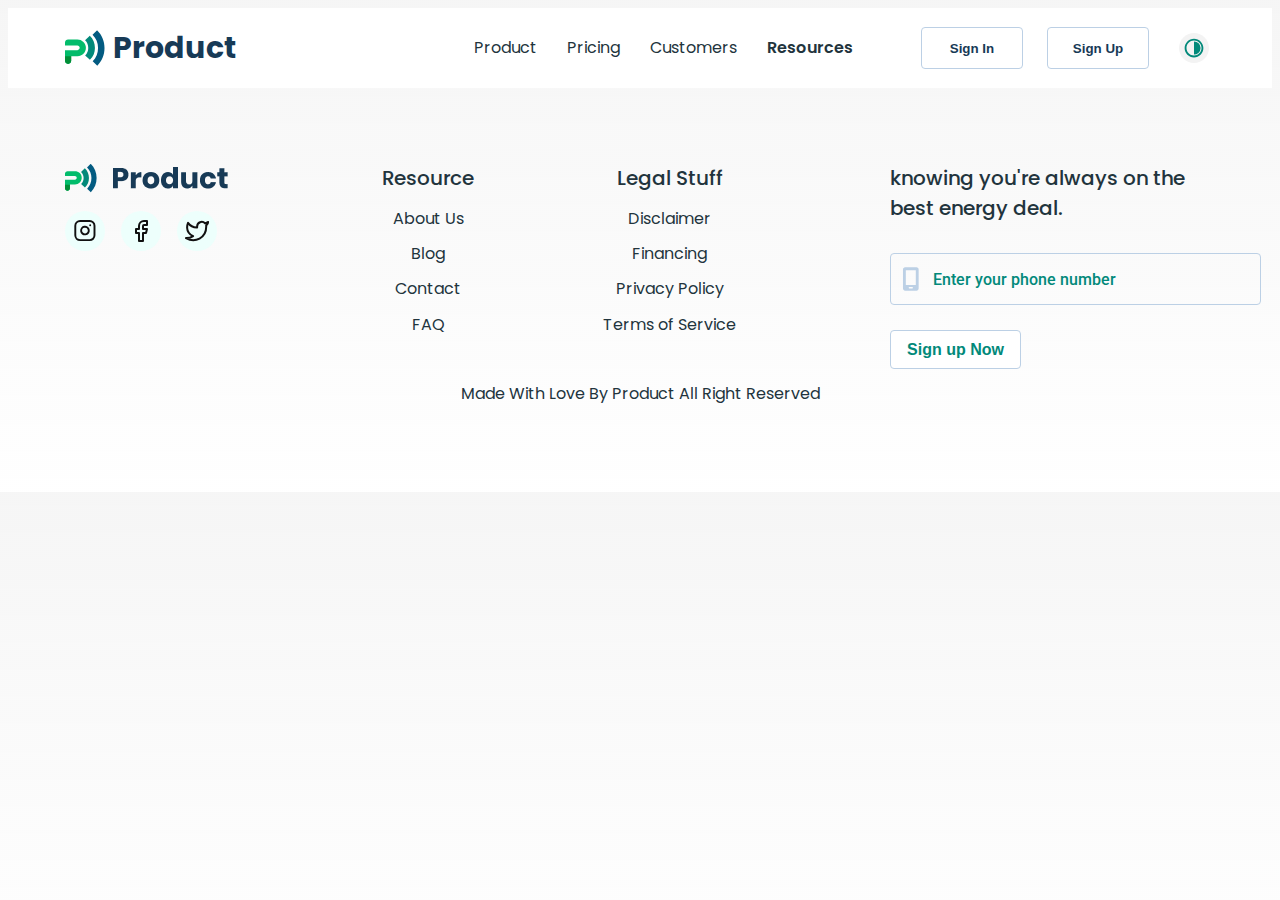
<file: pages/resources.html>
<!DOCTYPE html>
<html lang="en">
  <head>
    <meta charset="UTF-8" />
    <meta name="viewport" content="width=device-width, initial-scale=1.0" />
    <title>Business promotion</title>

    <link
      rel="icon"
      type="image/png"
      href="../images/favicon/favicon-48x48.png"
      sizes="48x48"
    />
    <link
      rel="icon"
      type="image/svg+xml"
      href="../images/favicon/favicon.svg"
    />
    <link rel="shortcut icon" href="../images/favicon/favicon.ico" />
    <link
      rel="apple-touch-icon"
      sizes="180x180"
      href="../images/favicon/apple-touch-icon.png"
    />
    <link rel="manifest" href="../images/favicon/site.webmanifest" />

    <link
      rel="stylesheet"
      href="https://cdnjs.cloudflare.com/ajax/libs/modern-normalize/3.0.1/modern-normalize.min.css"
      integrity="sha512-q6WgHqiHlKyOqslT/lgBgodhd03Wp4BEqKeW6nNtlOY4quzyG3VoQKFrieaCeSnuVseNKRGpGeDU3qPmabCANg=="
      crossorigin="anonymous"
      referrerpolicy="no-referrer"
    />

    <link rel="preconnect" href="https://fonts.googleapis.com" />
    <link rel="preconnect" href="https://fonts.gstatic.com" crossorigin />
    <link
      href="https://fonts.googleapis.com/css2?family=Asap+Condensed:wght@200;500&family=Inter:ital,opsz,wght@0,14..32,100..900;1,14..32,100..900&family=Montserrat:ital,wght@0,100..900;1,100..900&family=Poppins:wght@100;400;500;600;700;800&family=Roboto:wght@100;400;500;700;900&display=swap"
      rel="stylesheet"
    />

    <link rel="stylesheet" href="../css/resources.css" />
  </head>

  <body>
    <!-- HEADER PAGE -->
    <header class="page-header">
      <div class="container header-container">
        <nav class="menu">
          <a href="../index.html" class="header-logo"
            ><svg width="40" height="36" class="header-logo-icon">
              <use href="../images/icons.svg#icon-logo"></use>
            </svg>
            Product
          </a>
          <ul class="menu-list">
            <li class="menu-item">
              <a class="menu-link" href="../index.html">Product</a>
            </li>
            <li class="menu-item">
              <a class="menu-link" href="./prising.html">Pricing</a>
            </li>
            <li class="menu-item">
              <a class="menu-link" href="./customers.html">Customers</a>
            </li>
            <li class="menu-item">
              <a class="menu-link current" href="./resources.html">Resources</a>
            </li>
          </ul>
        </nav>

        <ul class="header-login-btns">
          <li class="header-login-btns-item">
            <button class="sign-btn" type="button">Sign In</button>
          </li>
          <li class="header-login-btns-item">
            <button class="sign-btn" type="button">Sign Up</button>
          </li>
          <li class="header-login-btns-item">
            <button class="black-mode-btn" type="button">
              <svg width="32" height="32">
                <use href="../images/icons.svg#icon-drk-mode-btn"></use>
              </svg>
            </button>
          </li>
        </ul>

        <button class="mobile-menu-btn" type="button" data-menu-open>
          <svg class="mobile-menu-icon" width="28" height="31">
            <use href="../images/icons.svg#icon-menu"></use>
          </svg>
        </button>
      </div>
    </header>

    <main></main>

    <!-- FOOTER PAGE -->
    <footer class="section-paddings">
      <div class="container">
        <div class="footer-container">
          <div class="footer-logo-wrap">
            <a href="../index.html" class="footer-logo"
              ><svg width="32" height="30" class="footer-logo-icon">
                <use href="../images/icons.svg#icon-logo"></use>
              </svg>
              <img srcset="../images/footer-logo.png" width="115" height="22" />
            </a>
            <ul class="footer-sm-list">
              <li>
                <a
                  class="footer-sm-link"
                  href="https://www.instagram.com/"
                  target="_blank"
                >
                  <svg class="footer-sm-icons" width="24" height="24">
                    <use href="../images/icons.svg#icon-instagram"></use>
                  </svg>
                </a>
              </li>
              <li>
                <a
                  class="footer-sm-link"
                  href="https://www.facebook.com/"
                  target="_blank"
                >
                  <svg class="footer-sm-icons" width="24" height="24">
                    <use href="../images/icons.svg#icon-facebook"></use>
                  </svg>
                </a>
              </li>
              <li>
                <a class="footer-sm-link" href="https://x.com/" target="_blank">
                  <svg class="footer-sm-icons" width="24" height="24">
                    <use href="../images/icons.svg#icon-twitter"></use>
                  </svg>
                </a>
              </li>
            </ul>
          </div>
          <ul class="footer-menu-list">
            <li>
              <h2 class="footer-menu-title">Resource</h2>
              <ul>
                <li><a class="footer-menu-link" href="">About Us</a></li>
                <li><a class="footer-menu-link" href="">Blog</a></li>
                <li><a class="footer-menu-link" href="">Contact</a></li>
                <li><a class="footer-menu-link" href="">FAQ</a></li>
              </ul>
            </li>
            <li>
              <h2 class="footer-menu-title">Legal Stuff</h2>
              <ul>
                <li><a class="footer-menu-link" href="">Disclaimer</a></li>
                <li><a class="footer-menu-link" href="">Financing</a></li>
                <li><a class="footer-menu-link" href="">Privacy Policy</a></li>
                <li>
                  <a class="footer-menu-link" href="">Terms of Service</a>
                </li>
              </ul>
            </li>
          </ul>
          <form class="footer-form" name="footer-form">
            <label for="phone" class="footer-label"
              >knowing you're always on the best energy deal.
            </label>
            <div class="pnone-input-wrap">
              <input
                class="footer-input"
                type="tel"
                id="phone"
                required
                placeholder="Enter your phone number"
                name="user-phone"
              />
              <svg class="phone-input-icon" width="18" height="28">
                <use href="../images/icons.svg#icon-mobile-screen"></use>
              </svg>
            </div>
            <button class="footer-submit-btn" type="submit">Sign up Now</button>
          </form>
        </div>
        <p class="footer-text">Made With Love By Product All Right Reserved</p>
      </div>
    </footer>

    <!-- PHONE MENU -->
    <div class="menu-backdrop" data-menu>
      <div class="mobile-menu">
        <button class="mobile-close-btn" type="button" data-menu-close>
          <svg class="mobile-close-icon" width="40" height="40">
            <use href="../images/icons.svg#icon-x"></use>
          </svg>
        </button>
        <ul class="mobile-nav-list">
          <li class="mobile-nav-item">
            <a class="mobile-nav-link" href="../index.html">Product</a>
          </li>
          <li class="mobile-nav-item">
            <a class="mobile-nav-link" href="./prising.html">Pricing</a>
          </li>
          <li class="mobile-nav-item">
            <a class="mobile-nav-link" href="./customers.html">Customers</a>
          </li>
          <li class="mobile-nav-item">
            <a class="mobile-nav-link current" href="./resources.html"
              >Resources</a
            >
          </li>
        </ul>
        <ul class="mobile-sm-list">
          <li class="mobile-sm-item">
            <a
              class="mobile-sm-link"
              href="https://www.instagram.com/"
              target="_blank"
            >
              <svg class="mobile-sm-icons" width="40" height="40">
                <use href="../images/icons.svg#icon-instagram"></use>
              </svg>
            </a>
          </li>
          <li class="mobile-sm-item">
            <a
              class="mobile-sm-link"
              href="https://www.facebook.com/"
              target="_blank"
            >
              <svg class="mobile-sm-icons" width="40" height="40">
                <use href="../images/icons.svg#icon-facebook"></use>
              </svg>
            </a>
          </li>
          <li class="mobile-sm-item">
            <a class="mobile-sm-link" href="https://x.com/" target="_blank">
              <svg class="mobile-sm-icons" width="40" height="40">
                <use href="../images/icons.svg#icon-twitter"></use>
              </svg>
            </a>
          </li>
        </ul>
      </div>
    </div>

    <!-- MENU SCRIPT -->
    <script src="../js/menu.js" type="module"></script>
  </body>
</html>
</file>
<file: css/index.css>
/*============================== COMMON STYLES ==============================*/
body {
  font-family: 'Poppins', sans-serif;
  background-color: #ffffff;
  color: #22343d;
}

input {
  font-family: inherit;
}

h1,
h2,
h3,
h4,
h5,
h6,
p {
  margin-top: 0;
  margin-bottom: 0;
}

a {
  color: inherit;
  text-decoration: none;
}

button {
  cursor: pointer;
}

ul,
ol {
  list-style-type: none;
  margin-top: 0;
  margin-bottom: 0;
  padding-left: 0;
}

img {
  display: block;
  max-width: 100%;
  object-fit: cover;
}

input,
textarea {
  outline: none;
}

.container {
  max-width: 411px;
  padding: 0 25px;
  margin: 0 auto;
}

.section-paddings {
  padding-top: 50px;
  padding-bottom: 50px;
}

.visually-hidden {
  position: absolute;
  width: 1px;
  height: 1px;
  margin: -1px;
  border: 0;
  padding: 0;
  white-space: nowrap;
  clip-path: inset(100%);
  clip: rect(0 0 0 0);
  overflow: hidden;
}

.section-title {
  font-weight: 700;
  font-size: 32px;
  text-align: center;
  margin-bottom: 104px;
}

@media screen and (min-width: 1150px) {
  .container {
    max-width: 1150px;
    padding: 0 20px;
  }
}
/*============================== /COMMON STYLES ==============================*/

/*============================== HEADER STYLES ==============================*/
/*============================== MOBILE STYLES ==============================*/
.menu-list,
.header-login-btns {
  display: none;
}

.page-header .container {
  display: flex;
  justify-content: space-between;
  align-items: center;
  padding-top: 0;
  padding-bottom: 0;
}

.page-header {
  box-shadow: 0 -2px 8px 0 rgba(0, 0, 0, 0.25);
}

.header-logo-icon {
  margin-right: 8px;
}

.header-logo {
  font-weight: 700;
  font-size: 30px;
  line-height: 0.93;
  color: #173a56;
  display: inline-flex;
  align-items: center;
}

@media screen and (max-width: 1149px) {
  .header-logo {
    padding: 21px 0;
  }
}

.mobile-menu-btn {
  padding: 0;
  width: 28px;
  height: 31px;
  display: flex;
  justify-content: center;
  align-items: center;
  border: none;
  background-color: inherit;
  transition: fill 1200ms cubic-bezier(0.19, 1, 0.22, 1);
}

.mobile-menu-btn:hover,
.mobile-menu-btn:focus {
  fill: #02897a;
}
/*============================== /MOBILE STYLES ==============================*/

/*============================== DESKTOP STYLES ==============================*/
@media screen and (min-width: 1150px) {
  .mobile-menu-btn {
    display: none;
  }

  .menu {
    display: flex;
    align-items: center;
  }

  .header-logo {
    margin-right: 237px;
  }

  .menu-list {
    display: flex;
    gap: 30px;
  }

  .menu-link {
    display: block;
    line-height: 1.75;
    padding-top: 26px;
    padding-bottom: 26px;
    transition: color 1200ms cubic-bezier(0.19, 1, 0.22, 1);
  }

  .menu-link:hover,
  .menu-link:focus {
    color: #02897a;
  }

  .current {
    font-weight: 600;
  }

  .header-login-btns {
    display: flex;
    gap: 24px;
    align-items: center;
  }

  .sign-btn {
    background-color: transparent;
    padding: 0;
    border: 1px solid #bcd0e5;
    border-radius: 4px;
    width: 102px;
    height: 42px;
    font-weight: 600;
    text-align: center;
    color: #173a56;
    transition: color 1200ms cubic-bezier(0.19, 1, 0.22, 1),
      background-color 1200ms cubic-bezier(0.19, 1, 0.22, 1);
  }

  .sign-btn:hover,
  .sign-btn:focus {
    background-color: #02897a;
    color: #ffffff;
  }

  .black-mode-btn {
    border: none;
    background-color: #ffffff;
    width: 42px;
    height: 42px;
    border-radius: 50%;
    display: flex;
    justify-content: center;
    align-items: center;
    transition: background-color 1200ms cubic-bezier(0.19, 1, 0.22, 1);
  }

  .black-mode-btn:hover,
  .black-mode-btn:focus {
    background-color: #02897a;
  }
}
/*============================== /DESKTOP STYLES ==============================*/
/*============================== /HEADER STYLES ==============================*/

/*============================== HERO STYLES ==============================*/
/*============================== MOBILE ==============================*/
.hero-section .container {
  padding-top: 30px;
  padding-bottom: 50px;
}

.hero-img {
  margin-left: auto;
  margin-right: auto;
  margin-bottom: 10px;
}

.hero-title {
  max-width: 369px;
  text-align: center;
  font-weight: 700;
  font-size: 36px;
  line-height: 1.67;
  margin-bottom: 16px;
}

.hero-text {
  max-width: 326px;
  font-size: 18px;
  line-height: 1.56;
  text-align: center;
  margin-bottom: 32px;
  margin-left: auto;
  margin-right: auto;
}

.hero-btn-list {
  display: flex;
  gap: 16px;
  justify-content: space-evenly;
  align-items: baseline;
  max-width: 345px;
  margin-right: auto;
  margin-left: auto;
}

.get-started-btn {
  padding: 17px 25px;
  font-weight: 700;
  font-size: 16px;
  color: #02897a;
  border: 1px solid #bcd0e5;
  border-radius: 4px;
  background-color: #ffffff;
  transition: background-color 1200ms cubic-bezier(0.19, 1, 0.22, 1),
    color 1200ms cubic-bezier(0.19, 1, 0.22, 1);
}

.get-started-btn:hover,
.get-started-btn:focus {
  background-color: #02897a;
  color: #ffffff;
}

.watch-video-btn {
  border: 1px solid #bcd0e5;
  font-weight: 600;
  font-size: 16px;
  text-decoration: underline;
  text-decoration-skip-ink: none;
  color: #02897a;
  background-color: #ffffff;
  padding: 15px 6px;
  border-radius: 4px;
  transition: background-color 1200ms cubic-bezier(0.19, 1, 0.22, 1),
    color 1200ms cubic-bezier(0.19, 1, 0.22, 1);
}

.watch-video-btn:hover,
.watch-video-btn:focus {
  background-color: #02897a;
  color: #ffffff;
}

.watch-video-icon {
  fill: #02897a;
  transition: fill 1200ms cubic-bezier(0.19, 1, 0.22, 1);
}

.watch-video-btn:hover .watch-video-icon,
.watch-video-btn:focus .watch-video-icon {
  fill: #ffffff;
}

.watch-video-icon {
  margin-right: 4px;
}
/*============================== /MOBILE ==============================*/

/*============================== DESKTOP ==============================*/
@media screen and (min-width: 1150px) {
  .hero-section {
    padding-top: 25px;
  }
  .hero-wrap {
    display: flex;
    align-items: center;
    justify-content: space-between;
  }

  .hero-img {
    order: 2;
    width: 610px;
    height: 555px;
    margin: 0;
  }

  .hero-descr {
    order: 1;
  }

  .hero-title {
    font-size: 40px;
    text-align: left;
    line-height: 1.5;
    max-width: 410px;
  }

  .hero-text {
    text-align: left;
    max-width: 465px;
    margin: 0;
    margin-bottom: 45px;
  }

  .hero-btn-list {
    margin: 0;
  }
}
/*============================== /DESKTOP ==============================*/
/*============================== /HERO STYLES ==============================*/

/*============================== PRODUCT STYLES ==============================*/
/*============================== MOBILE ==============================*/
.product-main-title {
  margin-top: 16px;
  margin-bottom: 50px;
}

.product-list {
  max-width: 240px;
  margin: 0 auto 32px;
  display: flex;
  flex-direction: column;
  gap: 32px;
}

.product-item::before {
  content: '';
  width: 50px;
  height: 50px;
  border-radius: 19px;
  display: block;
  margin: 0 auto 24px;
  background-repeat: no-repeat;
  background-position: center;
}

.product-item:nth-child(1)::before {
  background-color: #02897a;
  background-image: url(../images/bg-icons/cursor.svg);
}

.product-item:nth-child(2)::before {
  background-color: #4d8dff;
  background-image: url(../images/bg-icons/design.svg);
}

.product-item:nth-child(3)::before {
  background-color: #740a76;
  background-image: url(../images/bg-icons/heart.svg);
}

.product-item:nth-child(4)::before {
  background-color: #f03e3d;
  background-image: url(../images/bg-icons/clock.svg);
}

.product-title {
  font-weight: 600;
  font-size: 22px;
  text-align: center;
  margin-bottom: 8px;
}

.product-text {
  font-size: 16px;
  line-height: 1.63;
  text-align: center;
}

.product-btn {
  display: block;
  margin: 0 auto 38px;
  font-weight: 700;
  font-size: 16px;
  color: #fff;
  padding: 16px 32px;
  border: 1px solid #bcd0e5;
  border-radius: 4px;
  background-color: #ffffff;
  color: #02897a;
  transition: background-color 1200ms cubic-bezier(0.19, 1, 0.22, 1),
    color 1200ms cubic-bezier(0.19, 1, 0.22, 1);
}

.product-btn:hover,
.product-btn:focus {
  background-color: #02897a;
  color: #ffffff;
}
/*============================== /MOBILE ==============================*/

/*============================== DESKTOP ==============================*/
@media screen and (min-width: 1150px) {
  .product-main-title {
    max-width: 535px;
    margin-right: auto;
    margin-left: auto;
  }

  .product-list {
    flex-direction: row;
    max-width: 1110px;
    gap: 30px;
    margin-bottom: 50px;
  }

  .product-item::before {
    width: 54px;
    height: 54px;
    margin: 0 0 26px;
  }

  .product-item {
    width: calc((100% - 90px) / 4);
  }

  .product-title {
    text-align: left;
    margin-bottom: 13px;
  }

  .product-text {
    text-align: left;
  }
}
/*============================== /DESKTOP ==============================*/
/*============================== /PRODUCT STYLES ==============================*/

/*============================== BENEFITS STYLES ==============================*/
/*============================== MOBILE ==============================*/
.benefits-list {
  display: flex;
  flex-direction: column;
  gap: 100px;
  max-width: 334px;
  margin: 0 auto;
}

.benefits-img {
  margin: 0 auto 50px;
}

.benefits-title {
  font-weight: 600;
  font-size: 16px;
}

.benefits-big-title {
  font-weight: 700;
  font-size: 32px;
  display: block;
  margin: 8px 0 16px;
}

.benefits-text {
  font-size: 16px;
  line-height: 1.63;
  margin-bottom: 16px;
}

.management-list {
  display: flex;
  flex-direction: column;
  gap: 16px;
}

.management-title {
  font-weight: 600;
  font-size: 16px;
  line-height: 1.63;
  margin-bottom: 12px;
}

.management-text {
  font-size: 16px;
  line-height: 1.63;
}

.support-list {
  display: flex;
  flex-direction: column;
  gap: 16px;
  width: 352px;
}

.support-item::before {
  display: block;
  content: '';
  width: 35px;
  height: 35px;
  border-radius: 14px;
  background-image: url(../images/bg-icons/check.svg);
  background-repeat: no-repeat;
  background-position: center;
}

.support-item:nth-child(1)::before {
  background-color: #f90;
}

.support-item:nth-child(2)::before {
  background-color: #f03e3d;
}

.support-item:nth-child(3)::before {
  background-color: #4d8dff;
}

.support-item {
  display: flex;
  align-items: center;
  gap: 30px;
}

.support-icon {
  display: flex;
  justify-content: center;
  align-items: center;
  margin-top: 8px;
}

.support-text {
  max-width: 287px;
  font-size: 16px;
  line-height: 1.63;
}
/*============================== /MOBILE ==============================*/

/*============================== DESKTOP ==============================*/
@media screen and (min-width: 1150px) {
  .benefits-list {
    max-width: 1110px;
    margin: 0;
  }

  .benefits-item {
    display: flex;
    justify-content: space-between;
  }

  .benefits-img {
    width: 540px;
    height: 500px;
    margin: 0;
    order: 2;
  }

  .benefits-item-wrap {
    order: 1;
  }

  .benefits-text,
  .management-text {
    max-width: 486px;
  }

  .support-img {
    order: 1;
  }

  .support-wrap {
    order: 2;
  }

  .support-item::before {
  }
}
/*============================== /DESKTOP ==============================*/
/*============================== /BENEFITS STYLES ==============================*/

/*========================== PROCESS SECTION STYLES ===========================*/
/*============================== MOBILE ==============================*/
.process-main-title {
  margin-bottom: 8px;
}

.process-main-text {
  font-weight: 500;
  font-size: 16px;
  line-height: 1.63;
  text-align: center;
  margin-bottom: 40px;
}

.process-list {
  display: flex;
  flex-direction: column;
  gap: 32px;
  max-width: 348px;
  margin: 0 auto 32px;
}

.process-item {
  display: flex;
  justify-content: space-evenly;
  align-items: center;
}

.process-text {
  font-weight: 500;
  font-size: 16px;
  text-align: center;
  color: #2f281e;
  border-radius: 35px;
  width: 241px;
  height: 65px;
  padding: 15px 22px;
  box-shadow: 2px 2px 10px 0 rgba(23, 58, 86, 0.15);
}

.process-btn {
  font-weight: 700;
  font-size: 16px;
  color: #02897a;
  border: 1px solid #bcd0e5;
  border-radius: 4px;
  width: 216px;
  height: 53px;
  background-color: #ffffff;
  display: block;
  margin: 0 auto;
  transition: background-color 1200ms cubic-bezier(0.19, 1, 0.22, 1),
    color 1200ms cubic-bezier(0.19, 1, 0.22, 1);
}

.process-btn:hover,
.process-btn:focus {
  background-color: #02897a;
  color: #ffffff;
}
/*============================== /MOBILE ==============================*/

/*============================== DESKTOP ==============================*/
@media screen and (min-width: 1150px) {
  .process-main-title {
    margin-bottom: 25px;
  }

  .process-main-text {
    max-width: 542px;
    margin: 0 auto 40px;
  }

  .process-list {
    max-width: 916px;
    margin: 0 auto 50px;
    flex-direction: row;
    flex-wrap: wrap;
    column-gap: 100px;
    row-gap: 25px;
  }

  .process-item {
    width: calc((100% - 100px) / 2);
    column-gap: 10px;
  }

  .process-item:nth-child(1) {
    order: 1;
  }

  .process-item:nth-child(2) {
    order: 3;
  }

  .process-item:nth-child(3) {
    order: 4;
  }

  .process-item:nth-child(4) {
    order: 2;
  }

  .process-img {
    width: 98px;
    height: 98px;
  }

  .process-text {
    width: 281px;
    height: 50px;
    padding: 16px 15px;
  }
}
/*============================== /DESKTOP ==============================*/
/*========================== /PROCESS SECTION STYLES ===========================*/

/*========================== STRATEGIES SECTION STYLES ===========================*/
/*============================== MOBILE ==============================*/
.strategies-main-title {
  font-size: 34px;
  margin-bottom: 8px;
}

.strategies-main-text {
  font-weight: 500;
  font-size: 16px;
  line-height: 1.63;
  text-align: center;
  margin-bottom: 40px;
}

.strategies-list {
  display: flex;
  flex-direction: column;
  gap: 40px;
}

.strategies-img {
  border-radius: 8px 8px 0 0;
  margin-bottom: 20px;
}

.img-caption {
  font-size: 16px;
  line-height: 1.75;
}

.img-caption-bold {
  font-weight: 700;
  margin-bottom: 12px;
}

.strategies-title {
  font-weight: 700;
  font-size: 24px;
  line-height: 1.67;
  max-width: 294px;
}

.green-title {
  color: #02897a;
}
/*============================== /MOBILE ==============================*/

/*============================== DESKTOP ==============================*/
@media screen and (min-width: 1150px) {
  .strategies-main-title {
    text-align: left;
    margin-bottom: 10px;
  }

  .strategies-main-text {
    text-align: left;
    max-width: 465px;
  }
  .strategies-list {
    max-width: 100%;
    flex-direction: row;
    flex-wrap: wrap;
    column-gap: 30px;
  }

  .strategies-item {
    width: calc((100% - 60px) / 3);
    border: 1px solid #dedede;
    border-radius: 8px;
  }

  .strategies-img {
    margin-bottom: 0;
  }

  .strategies-item-wrap {
    padding: 24px 27px 40px;
  }
}
/*============================== /DESKTOP ==============================*/
/*========================== /STRATEGIES SECTION STYLES ===========================*/

/*======================= PRICE SECTION STYLES ========================*/
/*============================== MOBILE ==============================*/
.price-main-title {
  font-size: 34px;
  margin-bottom: 8px;
}

.price-main-text {
  font-weight: 500;
  font-size: 16px;
  text-align: center;
  margin-bottom: 74px;
}

.price-list {
  max-width: 322px;
  margin: 0 auto;
  display: flex;
  flex-direction: column;
  gap: 32px;
}

.price-item {
  padding: 24px 0 32px 0;
}

.price-item:nth-child(odd) {
  border-radius: 8px;
  box-shadow: 0 2px 8px 0 rgba(0, 0, 0, 0.25);
  background-color: #fff;
}

.price-item:nth-child(even) {
  border-radius: 8px;
  box-shadow: 0 2px 8px 0 rgba(0, 0, 0, 0.25);
  background-color: #02897a;
  color: #ffffff;
}

.price-list-type-title {
  font-size: 24px;
  line-height: 1.67;
  text-align: center;
  margin-bottom: 8px;
}

.price-list-type-text {
  font-size: 16px;
  line-height: 2.5;
  text-align: center;
  margin-bottom: 16px;
}

.price-list-price-title {
  font-size: 16px;
  line-height: 1.1875;
  letter-spacing: 0.01em;
  text-align: center;
  margin-bottom: 16px;
  display: flex;
  justify-content: center;
  align-items: center;
}

.price-item:nth-child(odd) .price-list-price-title {
  color: #afafaf;
}

.price-item:nth-child(even) .price-list-price-title {
  color: #e0e0e0;
}

.price-item:nth-child(odd) .price-color {
  color: #02897a;
}

.price-item:nth-child(even) .price-color {
  color: #ffffff;
}

.price-type {
  display: flex;
  flex-direction: column;
  align-items: flex-start;
}

.number-size {
  font-weight: 700;
  font-size: 76px;
  line-height: 1.32;
  letter-spacing: 0em;
  text-align: center;
  margin-right: 8px;
}

.price-currency {
  font-weight: 700;
  font-size: 24px;
  line-height: 1.25;
  letter-spacing: 0em;
}

.price-sub-list {
  display: flex;
  flex-direction: column;
  gap: 16px;
  margin: 0 auto 38px auto;
}

.price-sub-item {
  font-family: 'Inter', sans-serif;
  text-align: center;
}

.price-btn {
  font-family: 'Montserrat', sans-serif;
  font-weight: 600;
  font-size: 18px;
  color: inherit;
  display: block;
  margin: 0 auto;
  border-radius: 8px;
  min-width: 139px;
  height: 44px;
  border: none;
  box-shadow: rgba(0, 0, 0, 0.24) 0px 3px 8px;
}

.price-item:nth-child(odd) .price-btn {
  background-color: #02897a;
  color: #ffffff;
  transition: background-color 1200ms cubic-bezier(0.19, 1, 0.22, 1),
    color 1200ms cubic-bezier(0.19, 1, 0.22, 1),
    border 1200ms cubic-bezier(0.19, 1, 0.22, 1);
}

.price-item:nth-child(odd) .price-btn:hover,
.price-item:nth-child(odd) .price-btn:focus {
  background-color: #f8f5f5;
  border: 1px solid #02897a;
  color: #02897a;
}

.price-item:nth-child(even) .price-btn {
  background-color: #ffffff;
  color: #02897a;
  transition: background-color 1200ms cubic-bezier(0.19, 1, 0.22, 1),
    color 1200ms cubic-bezier(0.19, 1, 0.22, 1);
}

.price-item:nth-child(even) .price-btn:hover,
.price-item:nth-child(even) .price-btn:focus {
  background-color: #028910;
  color: #ffffff;
}
/*============================== /MOBILE ==============================*/

/*============================== DESKTOP ==============================*/
@media screen and (min-width: 1150px) {
  .price-main-title {
    margin-bottom: 10px;
  }

  .price-main-text {
    margin-bottom: 40px;
  }

  .price-list {
    max-width: 100%;
    flex-direction: row;
    column-gap: 72px;
    flex-wrap: wrap;
  }

  .price-item {
    width: calc((100% - 144px) / 3);
  }
}
/*============================== /DESKTOP ==============================*/
/*======================= /PRICE SECTION STYLES ========================*/

/*========================== REVIEW SECTION ==========================*/
/*============================== MOBILE ==============================*/
.review-title {
  font-size: 34px;
  line-height: 1.7;
  letter-spacing: 0.01em;
  margin-bottom: 8px;
}

.review-text {
  font-weight: 500;
  font-size: 16px;
  line-height: 1.75;
  letter-spacing: 0.01em;
  text-align: center;
  max-width: 323px;
  margin: 0 auto 32px;
}
.review-list {
  display: flex;
  align-items: center;
  flex-direction: column;
  gap: 32px;
}
.review-item {
  padding: 28px 26px 24px;
  border: 1px solid #dedede;
  border-radius: 5px;
  max-width: 327px;
}
.review-icon {
  margin-bottom: 16px;
}
.review-list-text {
  font-size: 16px;
  line-height: 1.75;
  letter-spacing: 0.01em;
  color: #32454f;
  margin-bottom: 16px;
}

.review-name-container {
  display: flex;
  max-width: 145px;
}
.review-img {
  margin-right: 14px;
}

.review-name-title {
  font-weight: 600;
  font-size: 16px;
  line-height: 1.5;
  letter-spacing: 0.01em;
  color: #02897a;
}
.review-name-text {
  font-weight: 500;
  font-size: 14px;
  line-height: 1.71;
  letter-spacing: 0.01em;
  color: #252b42;
}
/*============================== /MOBILE ==============================*/

/*============================== DESKTOP ==============================*/
@media screen and (min-width: 1150px) {
  .review-title {
    margin-bottom: 10px;
  }

  .review-text {
    max-width: 537px;
    margin-bottom: 40px;
  }

  .review-list {
    max-width: 100%;
    flex-direction: row;
    flex-wrap: wrap;
    column-gap: 64px;
  }

  .review-item {
    width: calc((100% - 128px) / 3);
  }
}
/*============================== /DESKTOP ==============================*/
/*========================== /REVIEW SECTION ==========================*/

/*========================== JOIN SECTION ==========================*/
/*============================== MOBILE ==============================*/
.join-container {
  background-color: #02897a;
  border-radius: 32px;
  max-width: 371px;
  padding: 0;
}

.join-title {
  font-weight: 600;
  line-height: 1.5;
  color: #ffffff;
  padding-top: 17px;
  max-width: 328px;
  margin: 0 auto 104px;
}

.join-btn {
  font-weight: 600;
  font-size: 20px;
  color: #02897a;
  display: block;
  margin: 0 auto;
  border-radius: 8px;
  min-width: 150px;
  height: 50px;
  border: none;
  background-color: #ffffff;
  transition: background-color 1200ms cubic-bezier(0.19, 1, 0.22, 1),
    color 1200ms cubic-bezier(0.19, 1, 0.22, 1);
  margin-bottom: 32px;
}

.join-btn:hover,
.join-btn:focus {
  background-color: #028910;
  color: #ffffff;
}

.join-img {
  margin: 0 auto;
  box-shadow: 0 4px 31px 0 rgba(0, 0, 0, 0.15);
  border-radius: 32px;
}
/*============================== /MOBILE ==============================*/

/*============================== DESKTOP ==============================*/
@media screen and (min-width: 1150px) {
  .join-container {
    max-width: 968px;
    display: flex;
    column-gap: 10px;
  }

  .join-title-wrap {
    padding-top: 50px;
    padding-left: 50px;
  }

  .join-title {
    padding: 0;
    max-width: 510px;
    text-align: left;
    margin-bottom: 46px;
  }

  .join-btn {
    margin: 0;
  }

  .join-img {
    padding-bottom: 10px;
  }
}
/*============================== /DESKTOP ==============================*/
/*========================== /JOIN SECTION ==========================*/

/*========================== FOOTER ==========================*/
/*============================== MOBILE ==============================*/
.footer-logo {
  display: flex;
  align-items: center;
  justify-content: center;
  margin-bottom: 25px;
}

.footer-logo-icon {
  margin-right: 16px;
}

.footer-sm-list {
  display: flex;
  justify-content: center;
  column-gap: 16px;
  margin-bottom: 32px;
}

.footer-sm-link {
  width: 40px;
  height: 40px;
  border-radius: 50%;
  background-color: #edfffc;
  display: flex;
  justify-content: center;
  align-items: center;
}

.footer-sm-icons {
  fill: none;
  stroke: #111111;
  transition: stroke 1200ms cubic-bezier(0.19, 1, 0.22, 1);
}

.footer-sm-link:hover .footer-sm-icons,
.footer-sm-link:focus .footer-sm-icons {
  stroke: #02897a;
}

.footer-menu-list {
  display: flex;
  flex-direction: column;
  align-items: center;
  text-align: center;
  gap: 32px;
  margin-bottom: 32px;
}

.footer-menu-title {
  font-weight: 500;
  font-size: 20px;
  line-height: 1.5;
  margin-bottom: 8px;
}

.footer-menu-link {
  font-size: 16px;
  line-height: 2.2;
  text-align: center;
  transition: color 1200ms cubic-bezier(0.19, 1, 0.22, 1);
}

.footer-menu-link:hover,
.footer-menu-link:focus {
  color: #02897a;
}

.footer-label {
  font-weight: 500;
  font-size: 20px;
  line-height: 1.5;
  text-align: center;
  display: block;
  margin-bottom: 34px;
}

.pnone-input-wrap {
  position: relative;
  width: 325px;
  margin: 0 auto 21px;
}

.footer-input {
  font-family: 'Roboto', sans-serif;
  font-weight: 500;
  font-size: 16px;
  color: #02897a;
  outline: none;
  border: 1px solid #bcd0e5;
  border-radius: 4px;
  width: 100%;
  height: 48px;
  display: block;
  background-color: transparent;
  padding-left: 42px;
  transition: border 1200ms cubic-bezier(0.19, 1, 0.22, 1);
}

.footer-input::placeholder {
  line-height: 1.75;
  color: #02897a;
}

.footer-input:focus {
  border: 1px solid #02897a;
}

.phone-input-icon {
  position: absolute;
  top: 50%;
  transform: translateY(-50%);
  left: 12px;
  fill: #bcd0e5;
  transition: fill 1200ms cubic-bezier(0.19, 1, 0.22, 1);
}

.footer-input:focus + .phone-input-icon {
  fill: #02897a;
}

.footer-submit-btn {
  font-weight: 700;
  font-size: 16px;
  text-align: center;
  color: #02897a;
  border: 1px solid #bcd0e5;
  border-radius: 4px;
  min-width: 131px;
  height: 39px;
  background-color: #ffffff;
  display: block;
  margin: 0 auto 44px;
  transition: background-color 1200ms cubic-bezier(0.19, 1, 0.22, 1),
    color 1200ms cubic-bezier(0.19, 1, 0.22, 1);
}

.footer-submit-btn:hover,
.footer-submit-btn:focus {
  background-color: #02897a;
  color: #ffffff;
}

.footer-text {
  font-size: 16px;
  line-height: 1.88;
  text-align: center;
}
/*============================== /MOBILE ==============================*/

/*============================== DESKTOP ==============================*/
@media screen and (min-width: 1150px) {
  .footer-container {
    display: flex;
    justify-content: space-between;
    margin-bottom: 10px;
  }

  .footer-logo {
    margin-bottom: 18px;
  }

  .footer-sm-list {
    max-width: 152px;
    justify-content: space-between;
    margin: 0;
  }

  .footer-menu-list {
    flex-direction: row;
    align-items: start;
    column-gap: 129px;
    margin: 0;
  }

  .footer-form {
    max-width: 325px;
  }

  .pnone-input-wrap {
    margin-bottom: 25px;
  }

  .footer-label {
    text-align: start;
    margin-bottom: 30px;
  }

  .footer-submit-btn {
    margin: 0;
  }
}

/*============================== /DESKTOP ==============================*/
/*========================== /FOOTER ==========================*/

/*========================== MOBILE MENU =====================*/
.menu-backdrop {
  position: fixed;
  top: 0;
  left: 0;
  width: 100%;
  height: 100%;
  background-color: rgba(0, 0, 0, 0.4);

  opacity: 0;
  pointer-events: none;
  visibility: hidden;

  transition: opacity 250ms linear, visibility 250ms linear;
}

.is-open {
  opacity: 1;
  pointer-events: auto;
  visibility: visible;
}

.mobile-menu {
  position: fixed;
  top: 0;
  right: 0;
  width: 75%;
  height: 100%;
  background-color: #ffffff;
  padding: 100px 30px 20px;
  display: flex;
  flex-direction: column;
}

.mobile-close-btn {
  position: absolute;
  top: 25px;
  right: 25px;
  width: 40px;
  height: 40px;
  border: none;
  background-color: transparent;
  padding: 0;
  display: flex;
  justify-content: center;
  align-items: center;
  transition: fill 250ms linear;
}

.mobile-close-btn:hover,
.mobile-close-btn:focus {
  fill: #028910;
}

.mobile-nav-item:not(:last-child) {
  margin-bottom: 20px;
}

.mobile-nav-link {
  font-weight: 400;
  font-size: 26px;
  line-height: 1.75;
  transition: color 250ms linear;
}

.mobile-nav-link:hover,
.mobile-nav-link:focus {
  color: #02897a;
}

.current {
  font-weight: 600;
}

.mobile-sm-list {
  display: flex;
  justify-content: space-between;
  margin-top: auto;
}

.mobile-sm-link {
  width: 65px;
  height: 65px;
  border-radius: 50%;
  background-color: #02897a;
  fill: none;
  stroke: #000000;
  display: flex;
  justify-content: center;
  align-items: center;
  transition: background-color 250ms linear, stroke 250ms linear,
    border 250ms linear;
}

.mobile-sm-link:hover,
.mobile-sm-link:focus {
  stroke: #02897a;
  background-color: #ffffff;
  border: 3px solid #02897a;
}

@media screen and (min-width: 1158px) {
  .menu-backdrop {
    display: none;
  }
}
/*========================== /MOBILE MENU =====================*/
</file>
<file: css/customers.css>
/*============================== COMMON STYLES ==============================*/
body {
  font-family: 'Poppins', sans-serif;
  background: linear-gradient(180deg, #f6f6f6 0%, rgba(246, 246, 246, 0) 100%);
  color: #22343d;
}

input {
  font-family: inherit;
}

h1,
h2,
h3,
h4,
h5,
h6,
p {
  margin-top: 0;
  margin-bottom: 0;
}

a {
  color: inherit;
  text-decoration: none;
}

button {
  cursor: pointer;
}

ul,
ol {
  list-style-type: none;
  margin-top: 0;
  margin-bottom: 0;
  padding-left: 0;
}

img {
  display: block;
  max-width: 100%;
  object-fit: cover;
}

input,
textarea {
  outline: none;
}

.container {
  max-width: 411px;
  padding: 0 25px;
  margin: 0 auto;
}

.section-paddings {
  padding-top: 75px;
  padding-bottom: 75px;
}

.visually-hidden {
  position: absolute;
  width: 1px;
  height: 1px;
  margin: -1px;
  border: 0;
  padding: 0;
  white-space: nowrap;
  clip-path: inset(100%);
  clip: rect(0 0 0 0);
  overflow: hidden;
}

.section-title {
  font-weight: 700;
  font-size: 32px;
  text-align: center;
  margin-bottom: 104px;
}

@media screen and (min-width: 1150px) {
  .container {
    max-width: 1150px;
    padding: 0 20px;
  }
}
/*============================== /COMMON STYLES ==============================*/

/*============================== HEADER STYLES ==============================*/
/*============================== MOBILE STYLES ==============================*/
.page-header {
  background-color: #ffffff;
}

.menu-list,
.header-login-btns {
  display: none;
}

.page-header .container {
  display: flex;
  justify-content: space-between;
  align-items: center;
  padding-top: 0;
  padding-bottom: 0;
}

.header-logo-icon {
  margin-right: 8px;
}

.header-logo {
  font-weight: 700;
  font-size: 30px;
  line-height: 0.93;
  color: #173a56;
  display: inline-flex;
  align-items: center;
}

@media screen and (max-width: 1149px) {
  .header-logo {
    padding: 21px 0;
  }
}

.mobile-menu-btn {
  padding: 0;
  width: 28px;
  height: 31px;
  display: flex;
  justify-content: center;
  align-items: center;
  border: none;
  background-color: inherit;
  transition: fill 1200ms cubic-bezier(0.19, 1, 0.22, 1);
}

.mobile-menu-btn:hover,
.mobile-menu-btn:focus {
  fill: #02897a;
}
/*============================== /MOBILE STYLES ==============================*/

/*============================== DESKTOP STYLES ==============================*/
@media screen and (min-width: 1150px) {
  .mobile-menu-btn {
    display: none;
  }

  .menu {
    display: flex;
    align-items: center;
  }

  .header-logo {
    margin-right: 237px;
  }

  .menu-list {
    display: flex;
    gap: 30px;
  }

  .menu-link {
    display: block;
    line-height: 1.75;
    padding-top: 26px;
    padding-bottom: 26px;
    transition: color 1200ms cubic-bezier(0.19, 1, 0.22, 1);
  }

  .menu-link:hover,
  .menu-link:focus {
    color: #02897a;
  }

  .current {
    font-weight: 600;
  }

  .header-login-btns {
    display: flex;
    gap: 24px;
    align-items: center;
  }

  .sign-btn {
    background-color: transparent;
    padding: 0;
    border: 1px solid #bcd0e5;
    border-radius: 4px;
    width: 102px;
    height: 42px;
    font-weight: 600;
    text-align: center;
    color: #173a56;
    transition: color 1200ms cubic-bezier(0.19, 1, 0.22, 1),
      background-color 1200ms cubic-bezier(0.19, 1, 0.22, 1);
  }

  .sign-btn:hover,
  .sign-btn:focus {
    background-color: #02897a;
    color: #ffffff;
  }

  .black-mode-btn {
    border: none;
    background-color: #ffffff;
    width: 42px;
    height: 42px;
    border-radius: 50%;
    display: flex;
    justify-content: center;
    align-items: center;
    transition: background-color 1200ms cubic-bezier(0.19, 1, 0.22, 1);
  }

  .black-mode-btn:hover,
  .black-mode-btn:focus {
    background-color: #02897a;
  }
}
/*============================== /DESKTOP STYLES ==============================*/
/*============================== /HEADER STYLES ==============================*/

/*========================== JOIN SECTION ==========================*/
/*============================== MOBILE ==============================*/
.join-container {
  background-color: #02897a;
  border-radius: 32px;
  max-width: 371px;
  padding: 0;
}

.join-title {
  font-weight: 600;
  line-height: 1.5;
  color: #ffffff;
  padding-top: 17px;
  max-width: 328px;
  margin: 0 auto 104px;
}

.join-btn {
  font-weight: 600;
  font-size: 20px;
  color: #02897a;
  display: block;
  margin: 0 auto;
  border-radius: 8px;
  min-width: 150px;
  height: 50px;
  border: none;
  background-color: #ffffff;
  transition: background-color 1200ms cubic-bezier(0.19, 1, 0.22, 1),
    color 1200ms cubic-bezier(0.19, 1, 0.22, 1);
  margin-bottom: 32px;
}

.join-btn:hover,
.join-btn:focus {
  background-color: #028910;
  color: #ffffff;
}

.join-img {
  margin: 0 auto;
  box-shadow: 0 4px 31px 0 rgba(0, 0, 0, 0.15);
  border-radius: 32px;
}
/*============================== /MOBILE ==============================*/

/*============================== DESKTOP ==============================*/
@media screen and (min-width: 1150px) {
  .join-container {
    max-width: 968px;
    display: flex;
    column-gap: 10px;
  }

  .join-title-wrap {
    padding-top: 50px;
    padding-left: 50px;
  }

  .join-title {
    padding: 0;
    max-width: 510px;
    text-align: left;
    margin-bottom: 46px;
  }

  .join-btn {
    margin: 0;
  }

  .join-img {
    padding-bottom: 10px;
  }
}
/*============================== /DESKTOP ==============================*/
/*========================== /JOIN SECTION ==========================*/

/*========================== FOOTER ==========================*/
/*============================== MOBILE ==============================*/
.footer-logo {
  display: flex;
  align-items: center;
  justify-content: center;
  margin-bottom: 25px;
}

.footer-logo-icon {
  margin-right: 16px;
}

.footer-sm-list {
  display: flex;
  justify-content: center;
  column-gap: 16px;
  margin-bottom: 32px;
}

.footer-sm-link {
  width: 40px;
  height: 40px;
  border-radius: 50%;
  background-color: #edfffc;
  display: flex;
  justify-content: center;
  align-items: center;
}

.footer-sm-icons {
  fill: none;
  stroke: #111111;
  transition: stroke 1200ms cubic-bezier(0.19, 1, 0.22, 1);
}

.footer-sm-link:hover .footer-sm-icons,
.footer-sm-link:focus .footer-sm-icons {
  stroke: #02897a;
}

.footer-menu-list {
  display: flex;
  flex-direction: column;
  align-items: center;
  text-align: center;
  gap: 32px;
  margin-bottom: 32px;
}

.footer-menu-title {
  font-weight: 500;
  font-size: 20px;
  line-height: 1.5;
  margin-bottom: 8px;
}

.footer-menu-link {
  font-size: 16px;
  line-height: 2.2;
  text-align: center;
  transition: color 1200ms cubic-bezier(0.19, 1, 0.22, 1);
}

.footer-menu-link:hover,
.footer-menu-link:focus {
  color: #02897a;
}

.footer-label {
  font-weight: 500;
  font-size: 20px;
  line-height: 1.5;
  text-align: center;
  display: block;
  margin-bottom: 34px;
}

.pnone-input-wrap {
  position: relative;
  width: 325px;
  margin: 0 auto 21px;
}

.footer-input {
  font-family: 'Roboto', sans-serif;
  font-weight: 500;
  font-size: 16px;
  color: #02897a;
  outline: none;
  border: 1px solid #bcd0e5;
  border-radius: 4px;
  width: 100%;
  height: 48px;
  display: block;
  background-color: transparent;
  padding-left: 42px;
  transition: border 1200ms cubic-bezier(0.19, 1, 0.22, 1);
}

.footer-input::placeholder {
  line-height: 1.75;
  color: #02897a;
}

.footer-input:focus {
  border: 1px solid #02897a;
}

.phone-input-icon {
  position: absolute;
  top: 50%;
  transform: translateY(-50%);
  left: 12px;
  fill: #bcd0e5;
  transition: fill 1200ms cubic-bezier(0.19, 1, 0.22, 1);
}

.footer-input:focus + .phone-input-icon {
  fill: #02897a;
}

.footer-submit-btn {
  font-weight: 700;
  font-size: 16px;
  text-align: center;
  color: #02897a;
  border: 1px solid #bcd0e5;
  border-radius: 4px;
  min-width: 131px;
  height: 39px;
  background-color: #ffffff;
  display: block;
  margin: 0 auto 44px;
  transition: background-color 1200ms cubic-bezier(0.19, 1, 0.22, 1),
    color 1200ms cubic-bezier(0.19, 1, 0.22, 1);
}

.footer-submit-btn:hover,
.footer-submit-btn:focus {
  background-color: #02897a;
  color: #ffffff;
}

.footer-text {
  font-size: 16px;
  line-height: 1.88;
  text-align: center;
}
/*============================== /MOBILE ==============================*/

/*============================== DESKTOP ==============================*/
@media screen and (min-width: 1150px) {
  .footer-container {
    display: flex;
    justify-content: space-between;
    margin-bottom: 10px;
  }

  .footer-logo {
    margin-bottom: 18px;
  }

  .footer-sm-list {
    max-width: 152px;
    justify-content: space-between;
    margin: 0;
  }

  .footer-menu-list {
    flex-direction: row;
    align-items: start;
    column-gap: 129px;
    margin: 0;
  }

  .footer-form {
    max-width: 325px;
  }

  .pnone-input-wrap {
    margin-bottom: 25px;
  }

  .footer-label {
    text-align: start;
    margin-bottom: 30px;
  }

  .footer-submit-btn {
    margin: 0;
  }
}

/*============================== /DESKTOP ==============================*/
/*========================== /FOOTER ==========================*/

/*========================== MOBILE MENU =====================*/
.menu-backdrop {
  position: fixed;
  top: 0;
  left: 0;
  width: 100%;
  height: 100%;
  background-color: rgba(0, 0, 0, 0.4);

  opacity: 0;
  pointer-events: none;
  visibility: hidden;

  transition: opacity 250ms linear, visibility 250ms linear;
}

.is-open {
  opacity: 1;
  pointer-events: auto;
  visibility: visible;
}

.mobile-menu {
  position: fixed;
  top: 0;
  right: 0;
  width: 75%;
  height: 100%;
  background-color: #ffffff;
  padding: 100px 30px 20px;
  display: flex;
  flex-direction: column;
}

.mobile-close-btn {
  position: absolute;
  top: 25px;
  right: 25px;
  width: 40px;
  height: 40px;
  border: none;
  background-color: transparent;
  padding: 0;
  display: flex;
  justify-content: center;
  align-items: center;
  transition: fill 250ms linear;
}

.mobile-close-btn:hover,
.mobile-close-btn:focus {
  fill: #028910;
}

.mobile-nav-item:not(:last-child) {
  margin-bottom: 20px;
}

.mobile-nav-link {
  font-weight: 400;
  font-size: 26px;
  line-height: 1.75;
  transition: color 250ms linear;
}

.mobile-nav-link:hover,
.mobile-nav-link:focus {
  color: #02897a;
}

.current {
  font-weight: 600;
}

.mobile-sm-list {
  display: flex;
  justify-content: space-between;
  margin-top: auto;
}

.mobile-sm-link {
  width: 65px;
  height: 65px;
  border-radius: 50%;
  background-color: #02897a;
  fill: none;
  stroke: #000000;
  display: flex;
  justify-content: center;
  align-items: center;
  transition: background-color 250ms linear, stroke 250ms linear,
    border 250ms linear;
}

.mobile-sm-link:hover,
.mobile-sm-link:focus {
  stroke: #02897a;
  background-color: #ffffff;
  border: 3px solid #02897a;
}

@media screen and (min-width: 1158px) {
  .menu-backdrop {
    display: none;
  }
}
/*========================== /MOBILE MENU =====================*/
</file>
<file: css/prising.css>
/*============================== COMMON STYLES ==============================*/
body {
  font-family: 'Poppins', sans-serif;
  background: linear-gradient(180deg, #f6f6f6 0%, rgba(246, 246, 246, 0) 100%);
  color: #22343d;
}

input {
  font-family: inherit;
}

h1,
h2,
h3,
h4,
h5,
h6,
p {
  margin-top: 0;
  margin-bottom: 0;
}

a {
  color: inherit;
  text-decoration: none;
}

button {
  cursor: pointer;
}

ul,
ol {
  list-style-type: none;
  margin-top: 0;
  margin-bottom: 0;
  padding-left: 0;
}

img {
  display: block;
  max-width: 100%;
  object-fit: cover;
}

input,
textarea {
  outline: none;
}

.container {
  max-width: 411px;
  padding: 0 25px;
  margin: 0 auto;
}

.section-paddings {
  padding-top: 75px;
  padding-bottom: 75px;
}

.visually-hidden {
  position: absolute;
  width: 1px;
  height: 1px;
  margin: -1px;
  border: 0;
  padding: 0;
  white-space: nowrap;
  clip-path: inset(100%);
  clip: rect(0 0 0 0);
  overflow: hidden;
}

.section-title {
  font-weight: 700;
  font-size: 32px;
  text-align: center;
  margin-bottom: 104px;
}

@media screen and (min-width: 1150px) {
  .container {
    max-width: 1150px;
    padding: 0 20px;
  }
}
/*============================== /COMMON STYLES ==============================*/

/*============================== HEADER STYLES ==============================*/
/*============================== MOBILE STYLES ==============================*/
.page-header {
  background-color: #ffffff;
}

.menu-list,
.header-login-btns {
  display: none;
}

.page-header .container {
  display: flex;
  justify-content: space-between;
  align-items: center;
  padding-top: 0;
  padding-bottom: 0;
}

.header-logo-icon {
  margin-right: 8px;
}

.header-logo {
  font-weight: 700;
  font-size: 30px;
  line-height: 0.93;
  color: #173a56;
  display: inline-flex;
  align-items: center;
}

@media screen and (max-width: 1149px) {
  .header-logo {
    padding: 21px 0;
  }
}

.mobile-menu-btn {
  padding: 0;
  width: 28px;
  height: 31px;
  display: flex;
  justify-content: center;
  align-items: center;
  border: none;
  background-color: inherit;
  transition: fill 1200ms cubic-bezier(0.19, 1, 0.22, 1);
}

.mobile-menu-btn:hover,
.mobile-menu-btn:focus {
  fill: #02897a;
}
/*============================== /MOBILE STYLES ==============================*/

/*============================== DESKTOP STYLES ==============================*/
@media screen and (min-width: 1150px) {
  .mobile-menu-btn {
    display: none;
  }

  .menu {
    display: flex;
    align-items: center;
  }

  .header-logo {
    margin-right: 237px;
  }

  .menu-list {
    display: flex;
    gap: 30px;
  }

  .menu-link {
    display: block;
    line-height: 1.75;
    padding-top: 26px;
    padding-bottom: 26px;
    transition: color 1200ms cubic-bezier(0.19, 1, 0.22, 1);
  }

  .menu-link:hover,
  .menu-link:focus {
    color: #02897a;
  }

  .current {
    font-weight: 600;
  }

  .header-login-btns {
    display: flex;
    gap: 24px;
    align-items: center;
  }

  .sign-btn {
    background-color: transparent;
    padding: 0;
    border: 1px solid #bcd0e5;
    border-radius: 4px;
    width: 102px;
    height: 42px;
    font-weight: 600;
    text-align: center;
    color: #173a56;
    transition: color 1200ms cubic-bezier(0.19, 1, 0.22, 1),
      background-color 1200ms cubic-bezier(0.19, 1, 0.22, 1);
  }

  .sign-btn:hover,
  .sign-btn:focus {
    background-color: #02897a;
    color: #ffffff;
  }

  .black-mode-btn {
    border: none;
    background-color: #ffffff;
    width: 42px;
    height: 42px;
    border-radius: 50%;
    display: flex;
    justify-content: center;
    align-items: center;
    transition: background-color 1200ms cubic-bezier(0.19, 1, 0.22, 1);
  }

  .black-mode-btn:hover,
  .black-mode-btn:focus {
    background-color: #02897a;
  }
}
/*============================== /DESKTOP STYLES ==============================*/
/*============================== /HEADER STYLES ==============================*/

/*======================= PRICE SECTION STYLES ========================*/
/*============================== MOBILE ==============================*/
.price-section {
  background-color: #ffffff;
  box-shadow: 0 -2px 8px 0 rgba(0, 0, 0, 0.55);
  padding-bottom: 100px;
}

.price-main-title {
  font-weight: 600;
  font-size: 24px;
  text-transform: uppercase;
  margin-bottom: 30px;
}

.price-main-first-text {
  font-weight: 700;
  font-size: 36px;
  text-align: center;
  margin-bottom: 18px;
}

.price-main-second-text {
  font-weight: 500;
  text-align: center;
  margin-bottom: 50px;
  max-width: 352px;
}

.price-list {
  max-width: 322px;
  margin: 0 auto;
  display: flex;
  flex-direction: column;
  gap: 32px;
}

.price-item {
  padding: 24px 0 32px 0;
}

.price-item:nth-child(odd) {
  border-radius: 8px;
  box-shadow: 0 2px 8px 0 rgba(0, 0, 0, 0.25);
  background-color: #fff;
}

.price-item:nth-child(even) {
  border-radius: 8px;
  box-shadow: 0 2px 8px 0 rgba(0, 0, 0, 0.25);
  background-color: #02897a;
  color: #ffffff;
}

.price-list-type-title {
  font-size: 24px;
  line-height: 1.67;
  text-align: center;
  margin-bottom: 8px;
}

.price-list-type-text {
  font-size: 16px;
  line-height: 2.5;
  text-align: center;
  margin-bottom: 16px;
}

.price-list-price-title {
  font-size: 16px;
  line-height: 1.1875;
  letter-spacing: 0.01em;
  text-align: center;
  margin-bottom: 16px;
  display: flex;
  justify-content: center;
  align-items: center;
}

.price-item:nth-child(odd) .price-list-price-title {
  color: #afafaf;
}

.price-item:nth-child(even) .price-list-price-title {
  color: #e0e0e0;
}

.price-item:nth-child(odd) .price-color {
  color: #02897a;
}

.price-item:nth-child(even) .price-color {
  color: #ffffff;
}

.price-type {
  display: flex;
  flex-direction: column;
  align-items: flex-start;
}

.number-size {
  font-weight: 700;
  font-size: 76px;
  line-height: 1.32;
  letter-spacing: 0em;
  text-align: center;
  margin-right: 8px;
}

.price-currency {
  font-weight: 700;
  font-size: 24px;
  line-height: 1.25;
  letter-spacing: 0em;
}

.price-sub-list {
  display: flex;
  flex-direction: column;
  gap: 16px;
  margin: 0 auto 38px auto;
}

.price-sub-item {
  font-family: 'Inter', sans-serif;
  text-align: center;
}

.price-btn {
  font-family: 'Montserrat', sans-serif;
  font-weight: 600;
  font-size: 18px;
  color: inherit;
  display: block;
  margin: 0 auto;
  border-radius: 8px;
  min-width: 139px;
  height: 44px;
  border: none;
  box-shadow: rgba(0, 0, 0, 0.24) 0px 3px 8px;
}

.price-item:nth-child(odd) .price-btn {
  background-color: #02897a;
  color: #ffffff;
  transition: background-color 1200ms cubic-bezier(0.19, 1, 0.22, 1),
    color 1200ms cubic-bezier(0.19, 1, 0.22, 1),
    border 1200ms cubic-bezier(0.19, 1, 0.22, 1);
}

.price-item:nth-child(odd) .price-btn:hover,
.price-item:nth-child(odd) .price-btn:focus {
  background-color: #f8f5f5;
  border: 1px solid #02897a;
  color: #02897a;
}

.price-item:nth-child(even) .price-btn {
  background-color: #ffffff;
  color: #02897a;
  transition: background-color 1200ms cubic-bezier(0.19, 1, 0.22, 1),
    color 1200ms cubic-bezier(0.19, 1, 0.22, 1);
}

.price-item:nth-child(even) .price-btn:hover,
.price-item:nth-child(even) .price-btn:focus {
  background-color: #028910;
  color: #ffffff;
}
/*============================== /MOBILE ==============================*/

/*============================== DESKTOP ==============================*/
@media screen and (min-width: 1150px) {
  .price-section {
    padding-bottom: 150px;
  }

  .price-main-title {
    font-size: 40px;
    margin-bottom: 32px;
  }

  .price-main-first-text {
    margin-bottom: 16px;
  }

  .price-main-second-text {
    max-width: 536px;
    margin: 0 auto 50px;
  }

  .price-list {
    max-width: 100%;
    flex-direction: row;
    column-gap: 72px;
    flex-wrap: wrap;
  }

  .price-item {
    width: calc((100% - 144px) / 3);
  }
}
/*============================== /DESKTOP ==============================*/
/*======================= /PRICE SECTION STYLES ========================*/

/*========================== ENTERPRISE SECTION ==========================*/
/*============================== MOBILE ==============================*/
.enterprise-title {
  font-weight: 600;
  font-size: 24px;
  text-align: center;
  text-transform: uppercase;
  margin-bottom: 24px;
}

.enterprise-main-text {
  font-weight: 700;
  font-size: 32px;
  text-align: center;
  max-width: 335px;
  margin: 0 auto 25px;
}

.enterprise-dash {
  display: none;
}

.enterprise-submain-text {
  font-size: 18px;
  text-align: center;
  max-width: 338px;
  margin: 0 auto 32px;
}

.enterprise-btn {
  font-weight: 600;
  font-size: 18px;
  color: #02897a;
  border-radius: 8px;
  min-width: 224px;
  padding: 12px 18px;
  background-color: #ffffff;
  border: 1px solid #bcd0e5;
  display: block;
  margin: 0 auto 46px;
  transition: color 1200ms cubic-bezier(0.19, 1, 0.22, 1),
    background-color 1200ms cubic-bezier(0.19, 1, 0.22, 1);
}

.enterprise-btn:hover,
.enterprise-btn:focus {
  background-color: #02897a;
  color: #ffffff;
}
/*============================== /MOBILE ==============================*/

/*============================== DESKTOP ==============================*/
.enterprise-title {
  margin-bottom: 16px;
}

.enterprise-main-text {
  font-size: 34px;
  max-width: 810px;
  margin-bottom: 8px;
}

.enterprise-dash {
  display: inline;
}

.enterprise-submain-text {
  max-width: 657px;
}

.enterprise-btn {
  margin-bottom: 62px;
}
/*============================== /DESKTOP ==============================*/
/*========================= /ENTERPRISE SECTION =========================*/

/*========================= EFFECTS SECTION =========================*/
/*============================== MOBILE ==============================*/
.effects-title {
  font-weight: 700;
  font-size: 32px;
  text-align: center;
  max-width: 342px;
  margin-bottom: 33px;
}

.effects-img {
  margin-bottom: 32px;
}

.effects-item:not(:last-child) {
  margin-bottom: 24px;
}

.effects-item:nth-child(1) .effects-list-title::before {
  background-image: url(../images/prising/effects-icon-1.svg);
}

.effects-item:nth-child(2) .effects-list-title::before {
  background-image: url(../images/prising/effects-icon-2.svg);
}

.effects-item:nth-child(3) .effects-list-title::before {
  background-image: url(../images/prising/effects-icon-3.svg);
}

.effects-list-title::before {
  display: block;
  width: 50px;
  height: 50px;
  content: '';
  border-radius: 50%;
  background-color: #f4f5f7;
  background-repeat: no-repeat;
  background-position: center;
}

.effects-list-title {
  font-weight: 600;
  font-size: 24px;
  display: flex;
  align-items: center;
  gap: 15px;
  margin-bottom: 16px;
}

.effects-list-text {
  line-height: 1.75;
}
/*============================== /MOBILE ==============================*/

/*============================== DESKTOP ==============================*/
@media screen and (min-width: 1158px) {
  .effects-title {
    font-size: 34px;
    max-width: 880px;
    margin: 0 auto 56px;
  }

  .effects-img-list-wrap {
    display: flex;
    column-gap: 60px;
  }

  .effects-img {
    width: 528px;
    height: 392px;
    margin-bottom: 0;
  }
}

/*============================== /DESKTOP ==============================*/
/*========================= /EFECTS SECTION =========================*/

/*========================== QUESTION SECTION ==========================*/
/*============================== MOBILE ==============================*/
.question-title {
  font-size: 32px;
  text-align: center;
  margin-bottom: 16px;
}

.question-text {
  font-size: 18px;
  text-align: center;
  max-width: 326px;
  margin: 0 auto 30px;
}

.question-list {
  max-width: 345px;
}

.question-item {
  border-bottom: 1px solid #e7e7e7;
  padding-bottom: 22px;
}

.question-item:not(:last-child) {
  margin-bottom: 24px;
}

.question-list-title {
  font-weight: 500;
  font-size: 18px;
  display: flex;
  align-items: center;
  gap: 16px;
}

.question-list-title::before {
  display: block;
  content: '';
  width: 24px;
  height: 24px;
  border-radius: 50%;
  background-color: #ffffff;
  flex-shrink: 0;
  background-image: url(../images/prising/plus.svg);
  background-repeat: no-repeat;
  background-position: center;
}

.question-item:nth-child(2) .question-list-title::before {
  background-image: url(../images/prising/minus.svg);
}

.question-list-text {
  margin-top: 16px;
}
/*============================== /MOBILE ==============================*/

/*============================== DESKTOP ==============================*/
@media screen and (min-width: 1158px) {
  .container {
    max-width: 960px;
  }

  .question-title {
    font-size: 34px;
    max-width: 100%;
    margin-bottom: 8px;
  }

  .question-text {
    max-width: 100%;
    margin-bottom: 50px;
  }
  .question-list {
    max-width: 100%;
  }
  .question-item {
  }

  .question-item:not(:last-child) {
    margin-bottom: 16px;
  }
  .question-list-title {
  }
  .question-list-text {
  }
}
/*============================== /DESKTOP ==============================*/
/*========================== /QUESTION SECTION ==========================*/

/*========================== JOIN SECTION ==========================*/
/*============================== MOBILE ==============================*/
.join-container {
  background-color: #02897a;
  border-radius: 32px;
  max-width: 371px;
  padding: 0;
}

.join-title {
  font-weight: 600;
  line-height: 1.5;
  color: #ffffff;
  padding-top: 17px;
  max-width: 328px;
  margin: 0 auto 104px;
}

.join-btn {
  font-weight: 600;
  font-size: 20px;
  color: #02897a;
  display: block;
  margin: 0 auto;
  border-radius: 8px;
  min-width: 150px;
  height: 50px;
  border: none;
  background-color: #ffffff;
  transition: background-color 1200ms cubic-bezier(0.19, 1, 0.22, 1),
    color 1200ms cubic-bezier(0.19, 1, 0.22, 1);
  margin-bottom: 32px;
}

.join-btn:hover,
.join-btn:focus {
  background-color: #028910;
  color: #ffffff;
}

.join-img {
  margin: 0 auto;
  box-shadow: 0 4px 31px 0 rgba(0, 0, 0, 0.15);
  border-radius: 32px;
}
/*============================== /MOBILE ==============================*/

/*============================== DESKTOP ==============================*/
@media screen and (min-width: 1150px) {
  .join-container {
    max-width: 968px;
    display: flex;
    column-gap: 10px;
  }

  .join-title-wrap {
    padding-top: 50px;
    padding-left: 50px;
  }

  .join-title {
    padding: 0;
    max-width: 510px;
    text-align: left;
    margin-bottom: 46px;
  }

  .join-btn {
    margin: 0;
  }

  .join-img {
    padding-bottom: 10px;
  }
}
/*============================== /DESKTOP ==============================*/
/*========================== /JOIN SECTION ==========================*/

/*========================== FOOTER ==========================*/
/*============================== MOBILE ==============================*/
.footer-logo {
  display: flex;
  align-items: center;
  justify-content: center;
  margin-bottom: 25px;
}

.footer-logo-icon {
  margin-right: 16px;
}

.footer-sm-list {
  display: flex;
  justify-content: center;
  column-gap: 16px;
  margin-bottom: 32px;
}

.footer-sm-link {
  width: 40px;
  height: 40px;
  border-radius: 50%;
  background-color: #edfffc;
  display: flex;
  justify-content: center;
  align-items: center;
}

.footer-sm-icons {
  fill: none;
  stroke: #111111;
  transition: stroke 1200ms cubic-bezier(0.19, 1, 0.22, 1);
}

.footer-sm-link:hover .footer-sm-icons,
.footer-sm-link:focus .footer-sm-icons {
  stroke: #02897a;
}

.footer-menu-list {
  display: flex;
  flex-direction: column;
  align-items: center;
  text-align: center;
  gap: 32px;
  margin-bottom: 32px;
}

.footer-menu-title {
  font-weight: 500;
  font-size: 20px;
  line-height: 1.5;
  margin-bottom: 8px;
}

.footer-menu-link {
  font-size: 16px;
  line-height: 2.2;
  text-align: center;
  transition: color 1200ms cubic-bezier(0.19, 1, 0.22, 1);
}

.footer-menu-link:hover,
.footer-menu-link:focus {
  color: #02897a;
}

.footer-label {
  font-weight: 500;
  font-size: 20px;
  line-height: 1.5;
  text-align: center;
  display: block;
  margin-bottom: 34px;
}

.pnone-input-wrap {
  position: relative;
  width: 325px;
  margin: 0 auto 21px;
}

.footer-input {
  font-family: 'Roboto', sans-serif;
  font-weight: 500;
  font-size: 16px;
  color: #02897a;
  outline: none;
  border: 1px solid #bcd0e5;
  border-radius: 4px;
  width: 100%;
  height: 48px;
  display: block;
  background-color: transparent;
  padding-left: 42px;
  transition: border 1200ms cubic-bezier(0.19, 1, 0.22, 1);
}

.footer-input::placeholder {
  line-height: 1.75;
  color: #02897a;
}

.footer-input:focus {
  border: 1px solid #02897a;
}

.phone-input-icon {
  position: absolute;
  top: 50%;
  transform: translateY(-50%);
  left: 12px;
  fill: #bcd0e5;
  transition: fill 1200ms cubic-bezier(0.19, 1, 0.22, 1);
}

.footer-input:focus + .phone-input-icon {
  fill: #02897a;
}

.footer-submit-btn {
  font-weight: 700;
  font-size: 16px;
  text-align: center;
  color: #02897a;
  border: 1px solid #bcd0e5;
  border-radius: 4px;
  min-width: 131px;
  height: 39px;
  background-color: #ffffff;
  display: block;
  margin: 0 auto 44px;
  transition: background-color 1200ms cubic-bezier(0.19, 1, 0.22, 1),
    color 1200ms cubic-bezier(0.19, 1, 0.22, 1);
}

.footer-submit-btn:hover,
.footer-submit-btn:focus {
  background-color: #02897a;
  color: #ffffff;
}

.footer-text {
  font-size: 16px;
  line-height: 1.88;
  text-align: center;
}
/*============================== /MOBILE ==============================*/

/*============================== DESKTOP ==============================*/
@media screen and (min-width: 1150px) {
  .footer-container {
    display: flex;
    justify-content: space-between;
    margin-bottom: 10px;
  }

  .footer-logo {
    margin-bottom: 18px;
  }

  .footer-sm-list {
    max-width: 152px;
    justify-content: space-between;
    margin: 0;
  }

  .footer-menu-list {
    flex-direction: row;
    align-items: start;
    column-gap: 129px;
    margin: 0;
  }

  .footer-form {
    max-width: 325px;
  }

  .pnone-input-wrap {
    margin-bottom: 25px;
  }

  .footer-label {
    text-align: start;
    margin-bottom: 30px;
  }

  .footer-submit-btn {
    margin: 0;
  }
}

/*============================== /DESKTOP ==============================*/
/*========================== /FOOTER ==========================*/

/*========================== MOBILE MENU =====================*/
.menu-backdrop {
  position: fixed;
  top: 0;
  left: 0;
  width: 100%;
  height: 100%;
  background-color: rgba(0, 0, 0, 0.4);

  opacity: 0;
  pointer-events: none;
  visibility: hidden;

  transition: opacity 250ms linear, visibility 250ms linear;
}

.is-open {
  opacity: 1;
  pointer-events: auto;
  visibility: visible;
}

.mobile-menu {
  position: fixed;
  top: 0;
  right: 0;
  width: 75%;
  height: 100%;
  background-color: #ffffff;
  padding: 100px 30px 20px;
  display: flex;
  flex-direction: column;
}

.mobile-close-btn {
  position: absolute;
  top: 25px;
  right: 25px;
  width: 40px;
  height: 40px;
  border: none;
  background-color: transparent;
  padding: 0;
  display: flex;
  justify-content: center;
  align-items: center;
  transition: fill 250ms linear;
}

.mobile-close-btn:hover,
.mobile-close-btn:focus {
  fill: #028910;
}

.mobile-nav-item:not(:last-child) {
  margin-bottom: 20px;
}

.mobile-nav-link {
  font-weight: 400;
  font-size: 26px;
  line-height: 1.75;
  transition: color 250ms linear;
}

.mobile-nav-link:hover,
.mobile-nav-link:focus {
  color: #02897a;
}

.current {
  font-weight: 600;
}

.mobile-sm-list {
  display: flex;
  justify-content: space-between;
  margin-top: auto;
}

.mobile-sm-link {
  width: 65px;
  height: 65px;
  border-radius: 50%;
  background-color: #02897a;
  fill: none;
  stroke: #000000;
  display: flex;
  justify-content: center;
  align-items: center;
  transition: background-color 250ms linear, stroke 250ms linear,
    border 250ms linear;
}

.mobile-sm-link:hover,
.mobile-sm-link:focus {
  stroke: #02897a;
  background-color: #ffffff;
  border: 3px solid #02897a;
}

@media screen and (min-width: 1158px) {
  .menu-backdrop {
    display: none;
  }
}
/*========================== /MOBILE MENU =====================*/
</file>
<file: css/resources.css>
/*============================== COMMON STYLES ==============================*/
body {
  font-family: 'Poppins', sans-serif;
  background: linear-gradient(180deg, #f6f6f6 0%, rgba(246, 246, 246, 0) 100%);
  color: #22343d;
}

input {
  font-family: inherit;
}

h1,
h2,
h3,
h4,
h5,
h6,
p {
  margin-top: 0;
  margin-bottom: 0;
}

a {
  color: inherit;
  text-decoration: none;
}

button {
  cursor: pointer;
}

ul,
ol {
  list-style-type: none;
  margin-top: 0;
  margin-bottom: 0;
  padding-left: 0;
}

img {
  display: block;
  max-width: 100%;
  object-fit: cover;
}

input,
textarea {
  outline: none;
}

.container {
  max-width: 411px;
  padding: 0 25px;
  margin: 0 auto;
}

.section-paddings {
  padding-top: 75px;
  padding-bottom: 75px;
}

.visually-hidden {
  position: absolute;
  width: 1px;
  height: 1px;
  margin: -1px;
  border: 0;
  padding: 0;
  white-space: nowrap;
  clip-path: inset(100%);
  clip: rect(0 0 0 0);
  overflow: hidden;
}

.section-title {
  font-weight: 700;
  font-size: 32px;
  text-align: center;
  margin-bottom: 104px;
}

@media screen and (min-width: 1150px) {
  .container {
    max-width: 1150px;
    padding: 0 20px;
  }
}
/*============================== /COMMON STYLES ==============================*/

/*============================== HEADER STYLES ==============================*/
/*============================== MOBILE STYLES ==============================*/
.page-header {
  background-color: #ffffff;
}

.menu-list,
.header-login-btns {
  display: none;
}

.page-header .container {
  display: flex;
  justify-content: space-between;
  align-items: center;
  padding-top: 0;
  padding-bottom: 0;
}

.header-logo-icon {
  margin-right: 8px;
}

.header-logo {
  font-weight: 700;
  font-size: 30px;
  line-height: 0.93;
  color: #173a56;
  display: inline-flex;
  align-items: center;
}

@media screen and (max-width: 1149px) {
  .header-logo {
    padding: 21px 0;
  }
}

.mobile-menu-btn {
  padding: 0;
  width: 28px;
  height: 31px;
  display: flex;
  justify-content: center;
  align-items: center;
  border: none;
  background-color: inherit;
  transition: fill 1200ms cubic-bezier(0.19, 1, 0.22, 1);
}

.mobile-menu-btn:hover,
.mobile-menu-btn:focus {
  fill: #02897a;
}
/*============================== /MOBILE STYLES ==============================*/

/*============================== DESKTOP STYLES ==============================*/
@media screen and (min-width: 1150px) {
  .mobile-menu-btn {
    display: none;
  }

  .menu {
    display: flex;
    align-items: center;
  }

  .header-logo {
    margin-right: 237px;
  }

  .menu-list {
    display: flex;
    gap: 30px;
  }

  .menu-link {
    display: block;
    line-height: 1.75;
    padding-top: 26px;
    padding-bottom: 26px;
    transition: color 1200ms cubic-bezier(0.19, 1, 0.22, 1);
  }

  .menu-link:hover,
  .menu-link:focus {
    color: #02897a;
  }

  .current {
    font-weight: 600;
  }

  .header-login-btns {
    display: flex;
    gap: 24px;
    align-items: center;
  }

  .sign-btn {
    background-color: transparent;
    padding: 0;
    border: 1px solid #bcd0e5;
    border-radius: 4px;
    width: 102px;
    height: 42px;
    font-weight: 600;
    text-align: center;
    color: #173a56;
    transition: color 1200ms cubic-bezier(0.19, 1, 0.22, 1),
      background-color 1200ms cubic-bezier(0.19, 1, 0.22, 1);
  }

  .sign-btn:hover,
  .sign-btn:focus {
    background-color: #02897a;
    color: #ffffff;
  }

  .black-mode-btn {
    border: none;
    background-color: #ffffff;
    width: 42px;
    height: 42px;
    border-radius: 50%;
    display: flex;
    justify-content: center;
    align-items: center;
    transition: background-color 1200ms cubic-bezier(0.19, 1, 0.22, 1);
  }

  .black-mode-btn:hover,
  .black-mode-btn:focus {
    background-color: #02897a;
  }
}
/*============================== /DESKTOP STYLES ==============================*/
/*============================== /HEADER STYLES ==============================*/

/*========================== FOOTER STYLES ==========================*/
/*============================== MOBILE ==============================*/
.footer-logo {
  display: flex;
  align-items: center;
  justify-content: center;
  margin-bottom: 25px;
}

.footer-logo-icon {
  margin-right: 16px;
}

.footer-sm-list {
  display: flex;
  justify-content: center;
  column-gap: 16px;
  margin-bottom: 32px;
}

.footer-sm-link {
  width: 40px;
  height: 40px;
  border-radius: 50%;
  background-color: #edfffc;
  display: flex;
  justify-content: center;
  align-items: center;
}

.footer-sm-icons {
  fill: none;
  stroke: #111111;
  transition: stroke 1200ms cubic-bezier(0.19, 1, 0.22, 1);
}

.footer-sm-link:hover .footer-sm-icons,
.footer-sm-link:focus .footer-sm-icons {
  stroke: #02897a;
}

.footer-menu-list {
  display: flex;
  flex-direction: column;
  align-items: center;
  text-align: center;
  gap: 32px;
  margin-bottom: 32px;
}

.footer-menu-title {
  font-weight: 500;
  font-size: 20px;
  line-height: 1.5;
  margin-bottom: 8px;
}

.footer-menu-link {
  font-size: 16px;
  line-height: 2.2;
  text-align: center;
  transition: color 1200ms cubic-bezier(0.19, 1, 0.22, 1);
}

.footer-menu-link:hover,
.footer-menu-link:focus {
  color: #02897a;
}

.footer-label {
  font-weight: 500;
  font-size: 20px;
  line-height: 1.5;
  text-align: center;
  display: block;
  margin-bottom: 34px;
}

.pnone-input-wrap {
  position: relative;
  width: 325px;
  margin: 0 auto 21px;
}

.footer-input {
  font-family: 'Roboto', sans-serif;
  font-weight: 500;
  font-size: 16px;
  color: #02897a;
  outline: none;
  border: 1px solid #bcd0e5;
  border-radius: 4px;
  width: 100%;
  height: 48px;
  display: block;
  background-color: transparent;
  padding-left: 42px;
  transition: border 1200ms cubic-bezier(0.19, 1, 0.22, 1);
}

.footer-input::placeholder {
  line-height: 1.75;
  color: #02897a;
}

.footer-input:focus {
  border: 1px solid #02897a;
}

.phone-input-icon {
  position: absolute;
  top: 50%;
  transform: translateY(-50%);
  left: 12px;
  fill: #bcd0e5;
  transition: fill 1200ms cubic-bezier(0.19, 1, 0.22, 1);
}

.footer-input:focus + .phone-input-icon {
  fill: #02897a;
}

.footer-submit-btn {
  font-weight: 700;
  font-size: 16px;
  text-align: center;
  color: #02897a;
  border: 1px solid #bcd0e5;
  border-radius: 4px;
  min-width: 131px;
  height: 39px;
  background-color: #ffffff;
  display: block;
  margin: 0 auto 44px;
  transition: background-color 1200ms cubic-bezier(0.19, 1, 0.22, 1),
    color 1200ms cubic-bezier(0.19, 1, 0.22, 1);
}

.footer-submit-btn:hover,
.footer-submit-btn:focus {
  background-color: #02897a;
  color: #ffffff;
}

.footer-text {
  font-size: 16px;
  line-height: 1.88;
  text-align: center;
}
/*============================== /MOBILE ==============================*/

/*============================== DESKTOP ==============================*/
@media screen and (min-width: 1150px) {
  .footer-container {
    display: flex;
    justify-content: space-between;
    margin-bottom: 10px;
  }

  .footer-logo {
    margin-bottom: 18px;
  }

  .footer-sm-list {
    max-width: 152px;
    justify-content: space-between;
    margin: 0;
  }

  .footer-menu-list {
    flex-direction: row;
    align-items: start;
    column-gap: 129px;
    margin: 0;
  }

  .footer-form {
    max-width: 325px;
  }

  .pnone-input-wrap {
    margin-bottom: 25px;
  }

  .footer-label {
    text-align: start;
    margin-bottom: 30px;
  }

  .footer-submit-btn {
    margin: 0;
  }
}
/*============================== /DESKTOP ==============================*/
/*========================== /FOOTER STYLES ==========================*/

/*========================== MOBILE MENU =====================*/
.menu-backdrop {
  position: fixed;
  top: 0;
  left: 0;
  width: 100%;
  height: 100%;
  background-color: rgba(0, 0, 0, 0.4);

  opacity: 0;
  pointer-events: none;
  visibility: hidden;

  transition: opacity 250ms linear, visibility 250ms linear;
}

.is-open {
  opacity: 1;
  pointer-events: auto;
  visibility: visible;
}

.mobile-menu {
  position: fixed;
  top: 0;
  right: 0;
  width: 75%;
  height: 100%;
  background-color: #ffffff;
  padding: 100px 30px 20px;
  display: flex;
  flex-direction: column;
}

.mobile-close-btn {
  position: absolute;
  top: 25px;
  right: 25px;
  width: 40px;
  height: 40px;
  border: none;
  background-color: transparent;
  padding: 0;
  display: flex;
  justify-content: center;
  align-items: center;
  transition: fill 250ms linear;
}

.mobile-close-btn:hover,
.mobile-close-btn:focus {
  fill: #028910;
}

.mobile-nav-item:not(:last-child) {
  margin-bottom: 20px;
}

.mobile-nav-link {
  font-weight: 400;
  font-size: 26px;
  line-height: 1.75;
  transition: color 250ms linear;
}

.mobile-nav-link:hover,
.mobile-nav-link:focus {
  color: #02897a;
}

.current {
  font-weight: 600;
}

.mobile-sm-list {
  display: flex;
  justify-content: space-between;
  margin-top: auto;
}

.mobile-sm-link {
  width: 65px;
  height: 65px;
  border-radius: 50%;
  background-color: #02897a;
  fill: none;
  stroke: #000000;
  display: flex;
  justify-content: center;
  align-items: center;
  transition: background-color 250ms linear, stroke 250ms linear,
    border 250ms linear;
}

.mobile-sm-link:hover,
.mobile-sm-link:focus {
  stroke: #02897a;
  background-color: #ffffff;
  border: 3px solid #02897a;
}

@media screen and (min-width: 1158px) {
  .menu-backdrop {
    display: none;
  }
}
/*========================== /MOBILE MENU =====================*/
</file>
